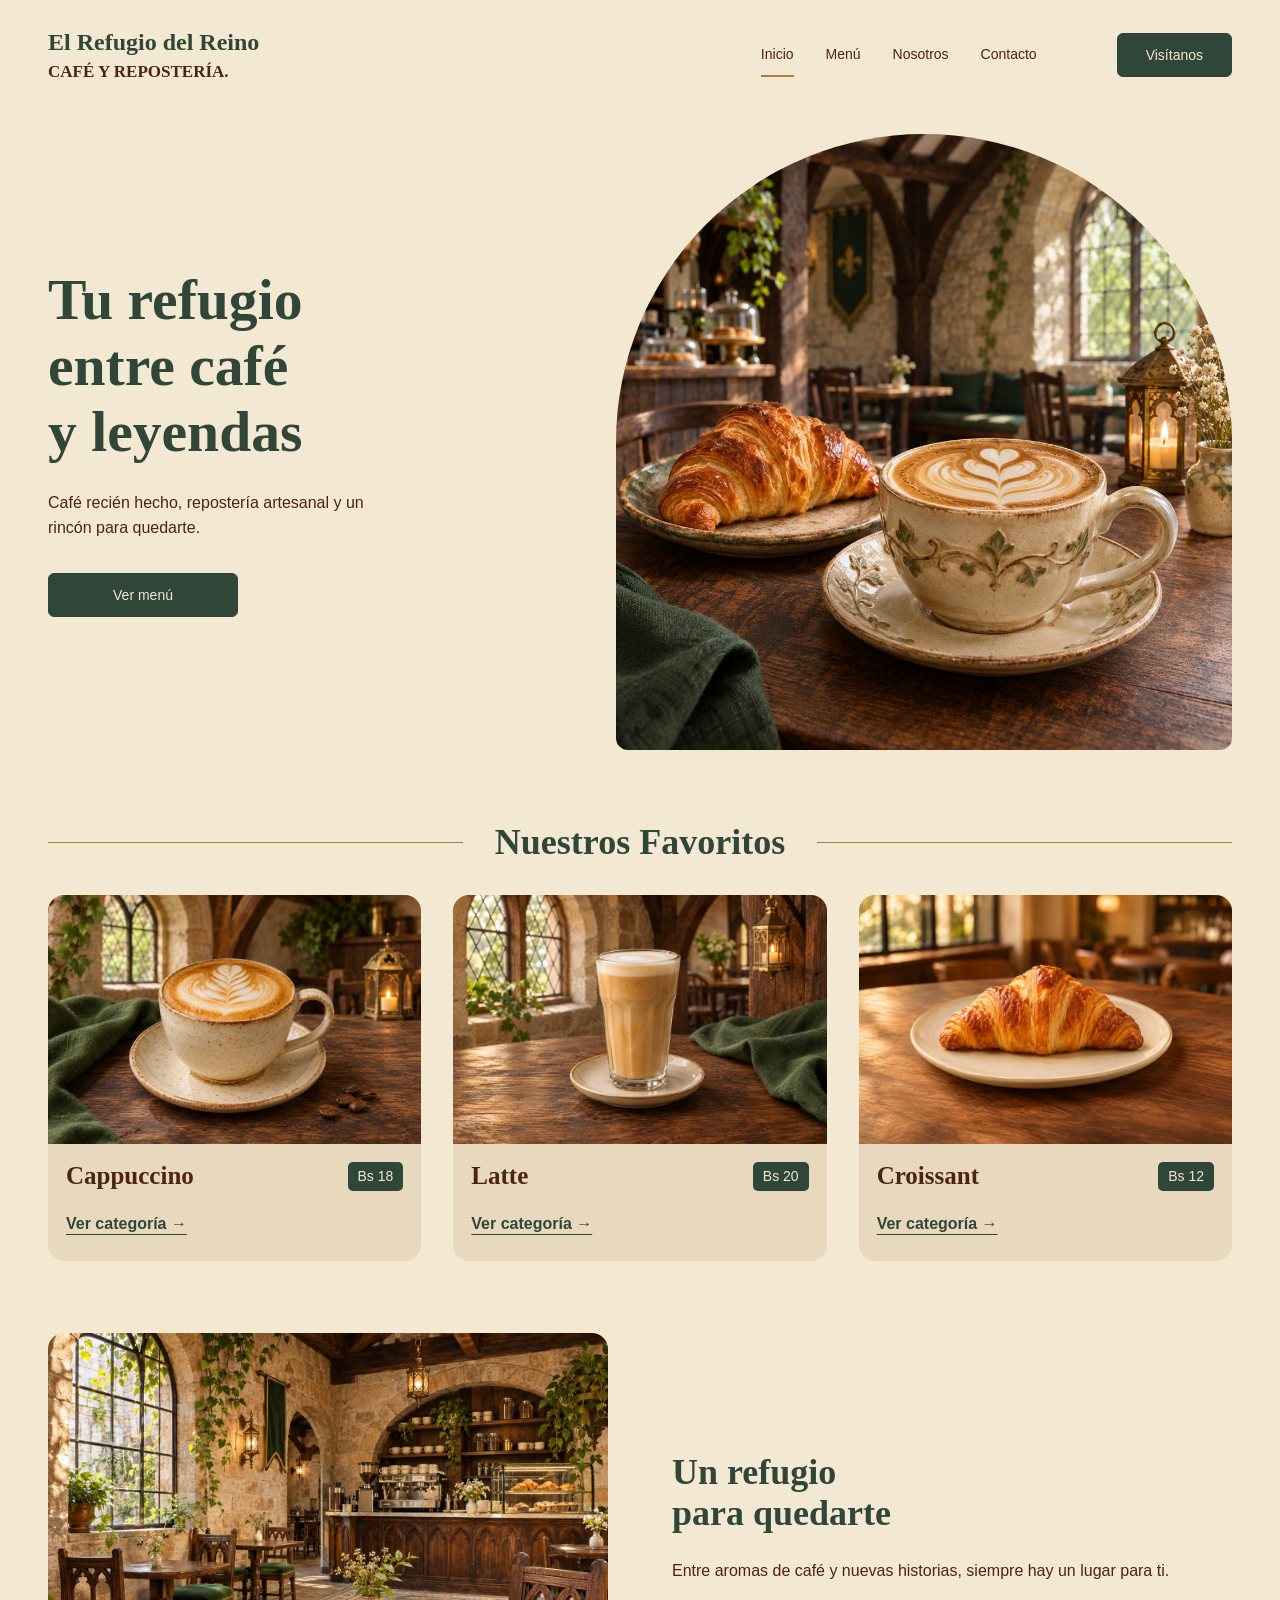
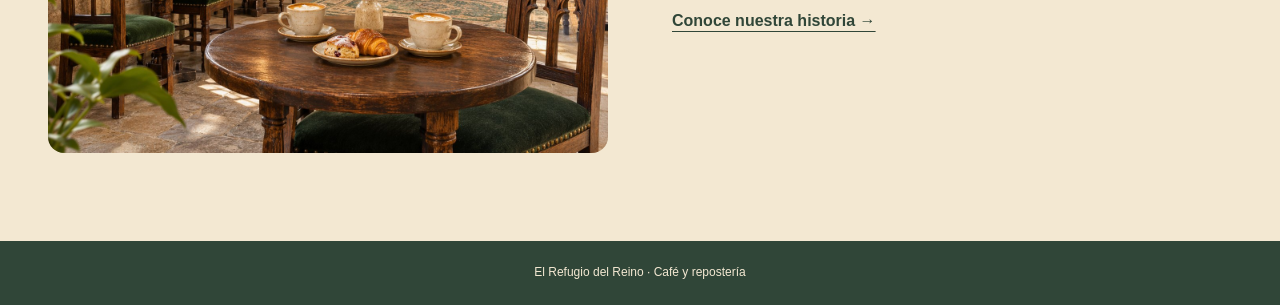
<file: index.html>
<!DOCTYPE html>
<html lang="es">
<head>
    <meta charset="UTF-8">
    <meta name="viewport" content="width=device-width, initial-scale=1.0">
    <meta name="description" content="El Refugio del Reino: café, repostería y un rincón para compartir historias.">
    <title>Inicio | El Refugio del Reino</title>
    <link rel="stylesheet" href="css/main.css">
    <script src="js/configuracion.js" defer></script>
    <script src="js/navegacion.js" defer></script>
</head>
<body>
    <a class="salto" href="#contenido">Saltar al contenido</a>
    <header class="header">
        <div class="contenedor header__contenido">
            <a class="logo" href="index.html" aria-label="El Refugio del Reino, inicio">
                <span class="logo__nombre">El Refugio del Reino</span>
                <span class="logo__descripcion">Café y repostería.</span>
            </a>
            <button class="header__control" type="button" aria-controls="navegacion" aria-expanded="false" hidden>
                <span aria-hidden="true">☰</span>
                <span>Menú</span>
            </button>
            <nav class="navegacion" id="navegacion" aria-label="Navegación principal">
                <a class="navegacion__enlace navegacion__enlace--activo" href="index.html" aria-current="page">Inicio</a>
                <a class="navegacion__enlace" href="menu.html">Menú</a>
                <a class="navegacion__enlace" href="nosotros.html">Nosotros</a>
                <a class="navegacion__enlace" href="contacto.html">Contacto</a>
                <a class="boton navegacion__visita" href="visitanos.html">Visítanos</a>
            </nav>
        </div>
    </header>
    <main class="main" id="contenido" tabindex="-1">
        <div class="contenedor">
            <section class="portada" aria-labelledby="titulo-inicio">
                <div class="portada__contenido">
                    <h1 class="portada__titulo" id="titulo-inicio">Tu refugio<br>entre café<br>y leyendas</h1>
                    <p class="portada__texto">Café recién hecho, repostería artesanal y un rincón para quedarte.</p>
                    <a class="boton portada__boton" href="menu.html">Ver menú</a>
                </div>
                <img class="portada__imagen" src="img/portada.jpg" alt="Cappuccino y croissant en una mesa de nuestra posada" width="1400" height="933" fetchpriority="high">
            </section>
            <section class="seccion" aria-labelledby="titulo-favoritos">
                <h2 class="seccion__adorno" id="titulo-favoritos">Nuestros Favoritos</h2>
                <div class="seccion__rejilla">
                <article class="tarjeta tarjeta--compacta" data-producto="cappuccino" data-nombre="Cappuccino" data-precio="18">
                    <img class="tarjeta__imagen" src="img/cappuccino.jpg" alt="Cappuccino servido en la cafetería" width="960" height="640" loading="lazy">
                    <div class="tarjeta__contenido">
                        <div class="tarjeta__cabecera">
                            <h3 class="tarjeta__titulo">Cappuccino</h3>
                            <span class="tarjeta__precio">Bs 18</span>
                        </div>
                        <a class="tarjeta__enlace" href="bebidas-calientes.html">Ver categoría →</a>
                    </div>
                </article>
                <article class="tarjeta tarjeta--compacta" data-producto="latte" data-nombre="Latte" data-precio="20">
                    <img class="tarjeta__imagen" src="img/latte.jpg" alt="Latte servido en la cafetería" width="960" height="640" loading="lazy">
                    <div class="tarjeta__contenido">
                        <div class="tarjeta__cabecera">
                            <h3 class="tarjeta__titulo">Latte</h3>
                            <span class="tarjeta__precio">Bs 20</span>
                        </div>
                        <a class="tarjeta__enlace" href="bebidas-calientes.html">Ver categoría →</a>
                    </div>
                </article>
                <article class="tarjeta tarjeta--compacta" data-producto="croissant" data-nombre="Croissant" data-precio="12">
                    <img class="tarjeta__imagen" src="img/croissant.jpg" alt="Croissant servido en la cafetería" width="960" height="640" loading="lazy">
                    <div class="tarjeta__contenido">
                        <div class="tarjeta__cabecera">
                            <h3 class="tarjeta__titulo">Croissant</h3>
                            <span class="tarjeta__precio">Bs 12</span>
                        </div>
                        <a class="tarjeta__enlace" href="dulces.html">Ver categoría →</a>
                    </div>
                </article>
                </div>
            </section>
            <section class="historia" aria-labelledby="titulo-refugio">
                <img class="historia__imagen" src="img/interior.jpg" alt="Mesas de madera y plantas en una cafetería de inspiración medieval" width="1400" height="933" loading="lazy">
                <div class="historia__contenido">
                    <h2 class="historia__titulo" id="titulo-refugio">Un refugio<br>para quedarte</h2>
                    <p class="historia__texto">Entre aromas de café y nuevas historias, siempre hay un lugar para ti.</p>
                    <a class="historia__enlace" href="nosotros.html">Conoce nuestra historia →</a>
                </div>
            </section>
        </div>
    </main>
    <footer class="footer">
        <div class="contenedor footer__contenido">
            <p class="footer__texto">El Refugio del Reino · Café y repostería</p>
        </div>
    </footer>
</body>
</html>
</file>
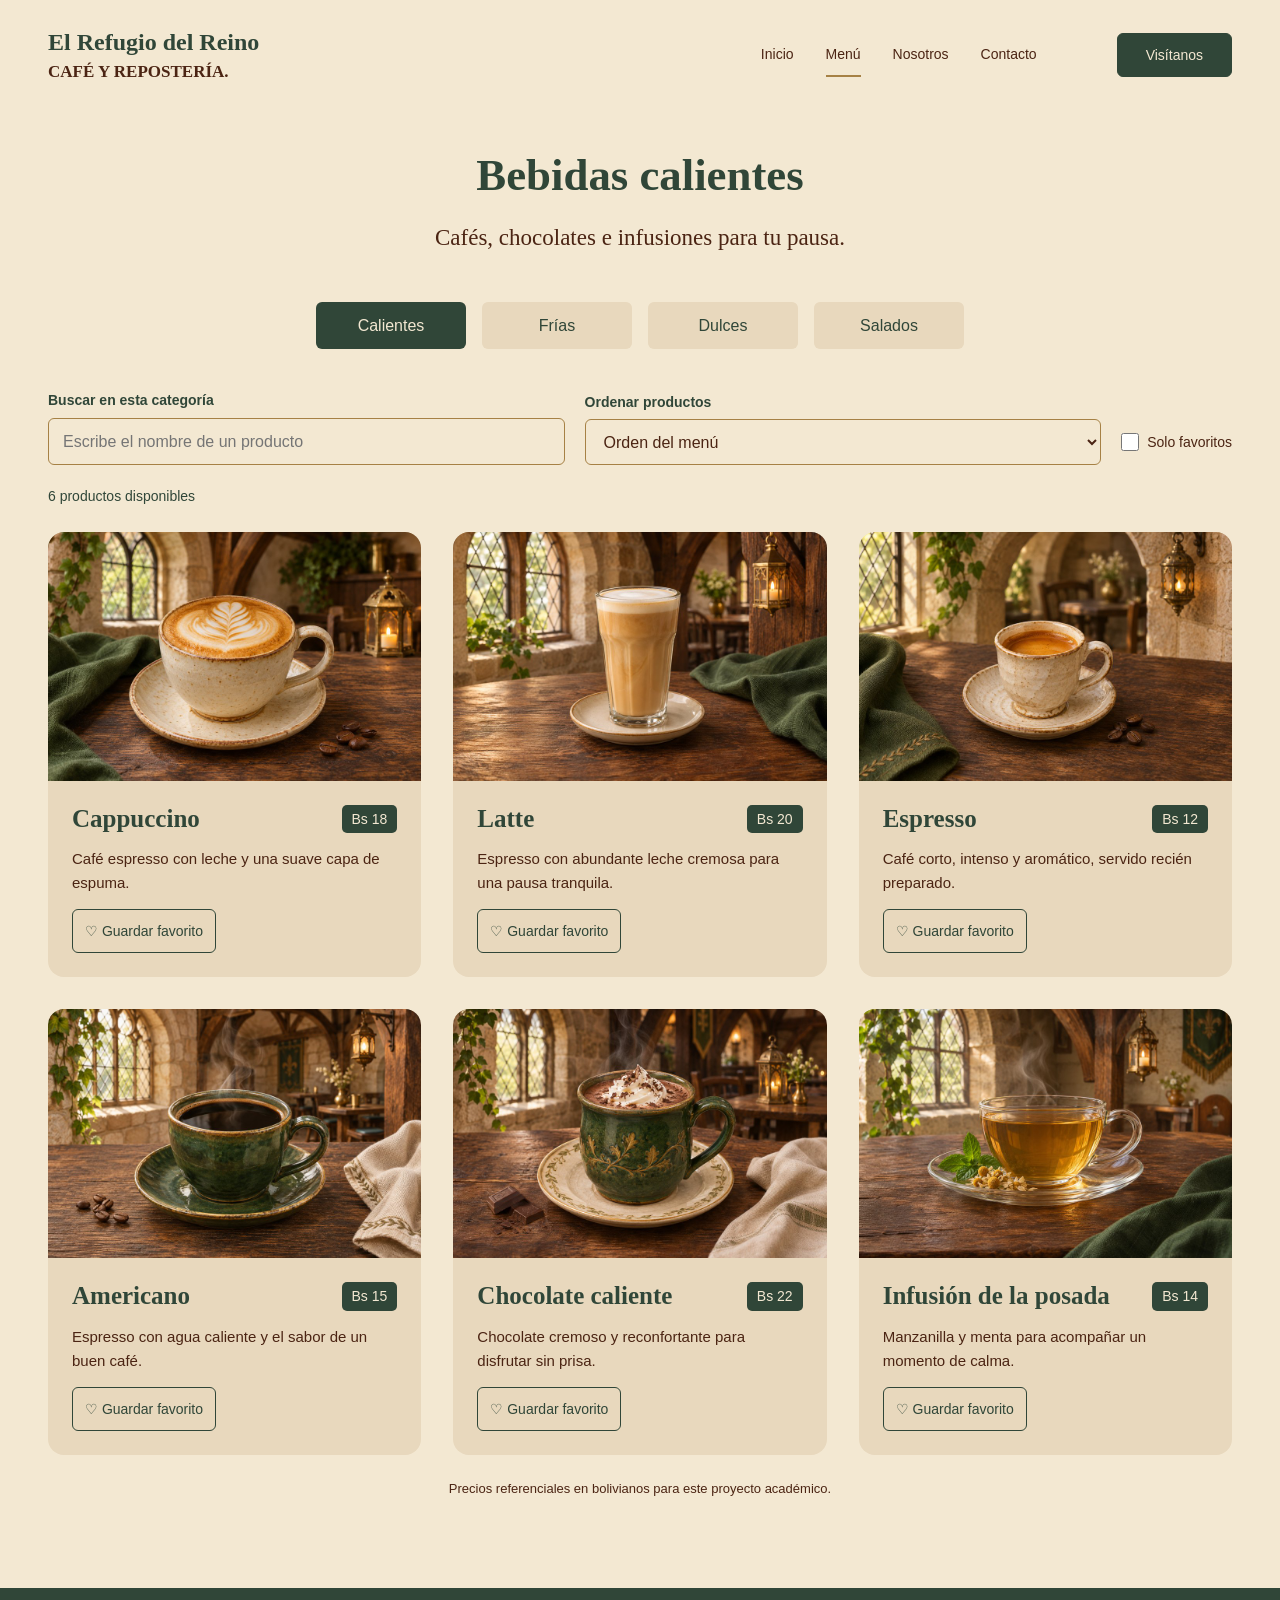
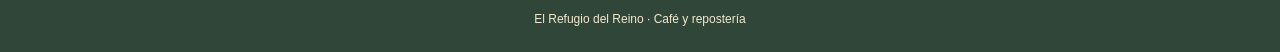
<file: bebidas-calientes.html>
<!DOCTYPE html>
<html lang="es">
<head>
    <meta charset="UTF-8">
    <meta name="viewport" content="width=device-width, initial-scale=1.0">
    <meta name="description" content="El Refugio del Reino: café, repostería y un rincón para compartir historias.">
    <title>Bebidas calientes | El Refugio del Reino</title>
    <link rel="stylesheet" href="css/main.css">
    <script src="js/configuracion.js" defer></script>
    <script src="js/navegacion.js" defer></script>
    <script src="js/catalogo.js" defer></script>
</head>
<body>
    <a class="salto" href="#contenido">Saltar al contenido</a>
    <header class="header">
        <div class="contenedor header__contenido">
            <a class="logo" href="index.html" aria-label="El Refugio del Reino, inicio">
                <span class="logo__nombre">El Refugio del Reino</span>
                <span class="logo__descripcion">Café y repostería.</span>
            </a>
            <button class="header__control" type="button" aria-controls="navegacion" aria-expanded="false" hidden>
                <span aria-hidden="true">☰</span>
                <span>Menú</span>
            </button>
            <nav class="navegacion" id="navegacion" aria-label="Navegación principal">
                <a class="navegacion__enlace" href="index.html">Inicio</a>
                <a class="navegacion__enlace navegacion__enlace--activo" href="menu.html" aria-current="page">Menú</a>
                <a class="navegacion__enlace" href="nosotros.html">Nosotros</a>
                <a class="navegacion__enlace" href="contacto.html">Contacto</a>
                <a class="boton navegacion__visita" href="visitanos.html">Visítanos</a>
            </nav>
        </div>
    </header>
    <main class="main" id="contenido" tabindex="-1">
        <div class="contenedor seccion catalogo">
        <div class="seccion__cabecera">
            <h1 class="seccion__titulo">Bebidas calientes</h1>
            <p class="seccion__subtitulo">Cafés, chocolates e infusiones para tu pausa.</p>
        </div>
            <nav class="catalogo__categorias" aria-label="Categorías del menú">
                <a class="catalogo__categoria catalogo__categoria--activa" href="bebidas-calientes.html" aria-current="page">Calientes</a>
                <a class="catalogo__categoria" href="bebidas-frias.html">Frías</a>
                <a class="catalogo__categoria" href="dulces.html">Dulces</a>
                <a class="catalogo__categoria" href="salados.html">Salados</a>
            </nav>
            <section class="catalogo" aria-label="Lista de productos">
                <div class="catalogo__herramientas" hidden>
                    <div class="catalogo__campo">
                        <label class="catalogo__etiqueta" for="buscar">Buscar en esta categoría</label>
                        <input class="catalogo__entrada" id="buscar" type="search" placeholder="Escribe el nombre de un producto" maxlength="80">
                    </div>
                    <div class="catalogo__campo">
                        <label class="catalogo__etiqueta" for="ordenar">Ordenar productos</label>
                        <select class="catalogo__entrada" id="ordenar">
                            <option value="original">Orden del menú</option>
                            <option value="menor">Menor precio</option>
                            <option value="mayor">Mayor precio</option>
                            <option value="nombre">Nombre: A–Z</option>
                        </select>
                    </div>
                    <label class="catalogo__seleccion">
                        <input class="catalogo__casilla" id="solo-favoritos" type="checkbox">
                        Solo favoritos
                    </label>
                </div>
                <p class="catalogo__estado" id="estado-catalogo" role="status"></p>
                <div class="seccion__rejilla" id="lista-productos">
                <article class="tarjeta" data-producto="cappuccino" data-nombre="Cappuccino" data-precio="18">
                    <img class="tarjeta__imagen" src="img/cappuccino.jpg" alt="Cappuccino servido en la cafetería" width="960" height="640" loading="lazy">
                    <div class="tarjeta__contenido">
                        <div class="tarjeta__cabecera">
                            <h2 class="tarjeta__titulo">Cappuccino</h2>
                            <span class="tarjeta__precio">Bs 18</span>
                        </div>
                        <p class="tarjeta__descripcion">Café espresso con leche y una suave capa de espuma.</p>
                        <button class="tarjeta__favorito" type="button" aria-pressed="false" aria-label="Guardar Cappuccino en favoritos" hidden>♡ Guardar favorito</button>
                    </div>
                </article>
                <article class="tarjeta" data-producto="latte" data-nombre="Latte" data-precio="20">
                    <img class="tarjeta__imagen" src="img/latte.jpg" alt="Latte servido en la cafetería" width="960" height="640" loading="lazy">
                    <div class="tarjeta__contenido">
                        <div class="tarjeta__cabecera">
                            <h2 class="tarjeta__titulo">Latte</h2>
                            <span class="tarjeta__precio">Bs 20</span>
                        </div>
                        <p class="tarjeta__descripcion">Espresso con abundante leche cremosa para una pausa tranquila.</p>
                        <button class="tarjeta__favorito" type="button" aria-pressed="false" aria-label="Guardar Latte en favoritos" hidden>♡ Guardar favorito</button>
                    </div>
                </article>
                <article class="tarjeta" data-producto="espresso" data-nombre="Espresso" data-precio="12">
                    <img class="tarjeta__imagen" src="img/espresso.jpg" alt="Espresso servido en la cafetería" width="960" height="640" loading="lazy">
                    <div class="tarjeta__contenido">
                        <div class="tarjeta__cabecera">
                            <h2 class="tarjeta__titulo">Espresso</h2>
                            <span class="tarjeta__precio">Bs 12</span>
                        </div>
                        <p class="tarjeta__descripcion">Café corto, intenso y aromático, servido recién preparado.</p>
                        <button class="tarjeta__favorito" type="button" aria-pressed="false" aria-label="Guardar Espresso en favoritos" hidden>♡ Guardar favorito</button>
                    </div>
                </article>
                <article class="tarjeta" data-producto="americano" data-nombre="Americano" data-precio="15">
                    <img class="tarjeta__imagen" src="img/americano.jpg" alt="Americano servido en la cafetería" width="960" height="640" loading="lazy">
                    <div class="tarjeta__contenido">
                        <div class="tarjeta__cabecera">
                            <h2 class="tarjeta__titulo">Americano</h2>
                            <span class="tarjeta__precio">Bs 15</span>
                        </div>
                        <p class="tarjeta__descripcion">Espresso con agua caliente y el sabor de un buen café.</p>
                        <button class="tarjeta__favorito" type="button" aria-pressed="false" aria-label="Guardar Americano en favoritos" hidden>♡ Guardar favorito</button>
                    </div>
                </article>
                <article class="tarjeta" data-producto="chocolate" data-nombre="Chocolate caliente" data-precio="22">
                    <img class="tarjeta__imagen" src="img/chocolate.jpg" alt="Chocolate caliente servido en la cafetería" width="960" height="640" loading="lazy">
                    <div class="tarjeta__contenido">
                        <div class="tarjeta__cabecera">
                            <h2 class="tarjeta__titulo">Chocolate caliente</h2>
                            <span class="tarjeta__precio">Bs 22</span>
                        </div>
                        <p class="tarjeta__descripcion">Chocolate cremoso y reconfortante para disfrutar sin prisa.</p>
                        <button class="tarjeta__favorito" type="button" aria-pressed="false" aria-label="Guardar Chocolate caliente en favoritos" hidden>♡ Guardar favorito</button>
                    </div>
                </article>
                <article class="tarjeta" data-producto="infusion" data-nombre="Infusión de la posada" data-precio="14">
                    <img class="tarjeta__imagen" src="img/infusion.jpg" alt="Infusión de la posada servido en la cafetería" width="960" height="640" loading="lazy">
                    <div class="tarjeta__contenido">
                        <div class="tarjeta__cabecera">
                            <h2 class="tarjeta__titulo">Infusión de la posada</h2>
                            <span class="tarjeta__precio">Bs 14</span>
                        </div>
                        <p class="tarjeta__descripcion">Manzanilla y menta para acompañar un momento de calma.</p>
                        <button class="tarjeta__favorito" type="button" aria-pressed="false" aria-label="Guardar Infusión de la posada en favoritos" hidden>♡ Guardar favorito</button>
                    </div>
                </article>
                </div>
                <p class="catalogo__vacio" id="sin-resultados" hidden>No encontramos productos. Prueba otro nombre o desmarca «Solo favoritos».</p>
                <p class="catalogo__estado" id="estado-favoritos" role="status"></p>
                <noscript>Activa JavaScript para buscar, ordenar y guardar favoritos. Puedes consultar todos los productos aquí.</noscript>
            </section>
            <p class="seccion__nota">Precios referenciales en bolivianos para este proyecto académico.</p>
        </div>
    </main>
    <footer class="footer">
        <div class="contenedor footer__contenido">
            <p class="footer__texto">El Refugio del Reino · Café y repostería</p>
        </div>
    </footer>
</body>
</html>
</file>
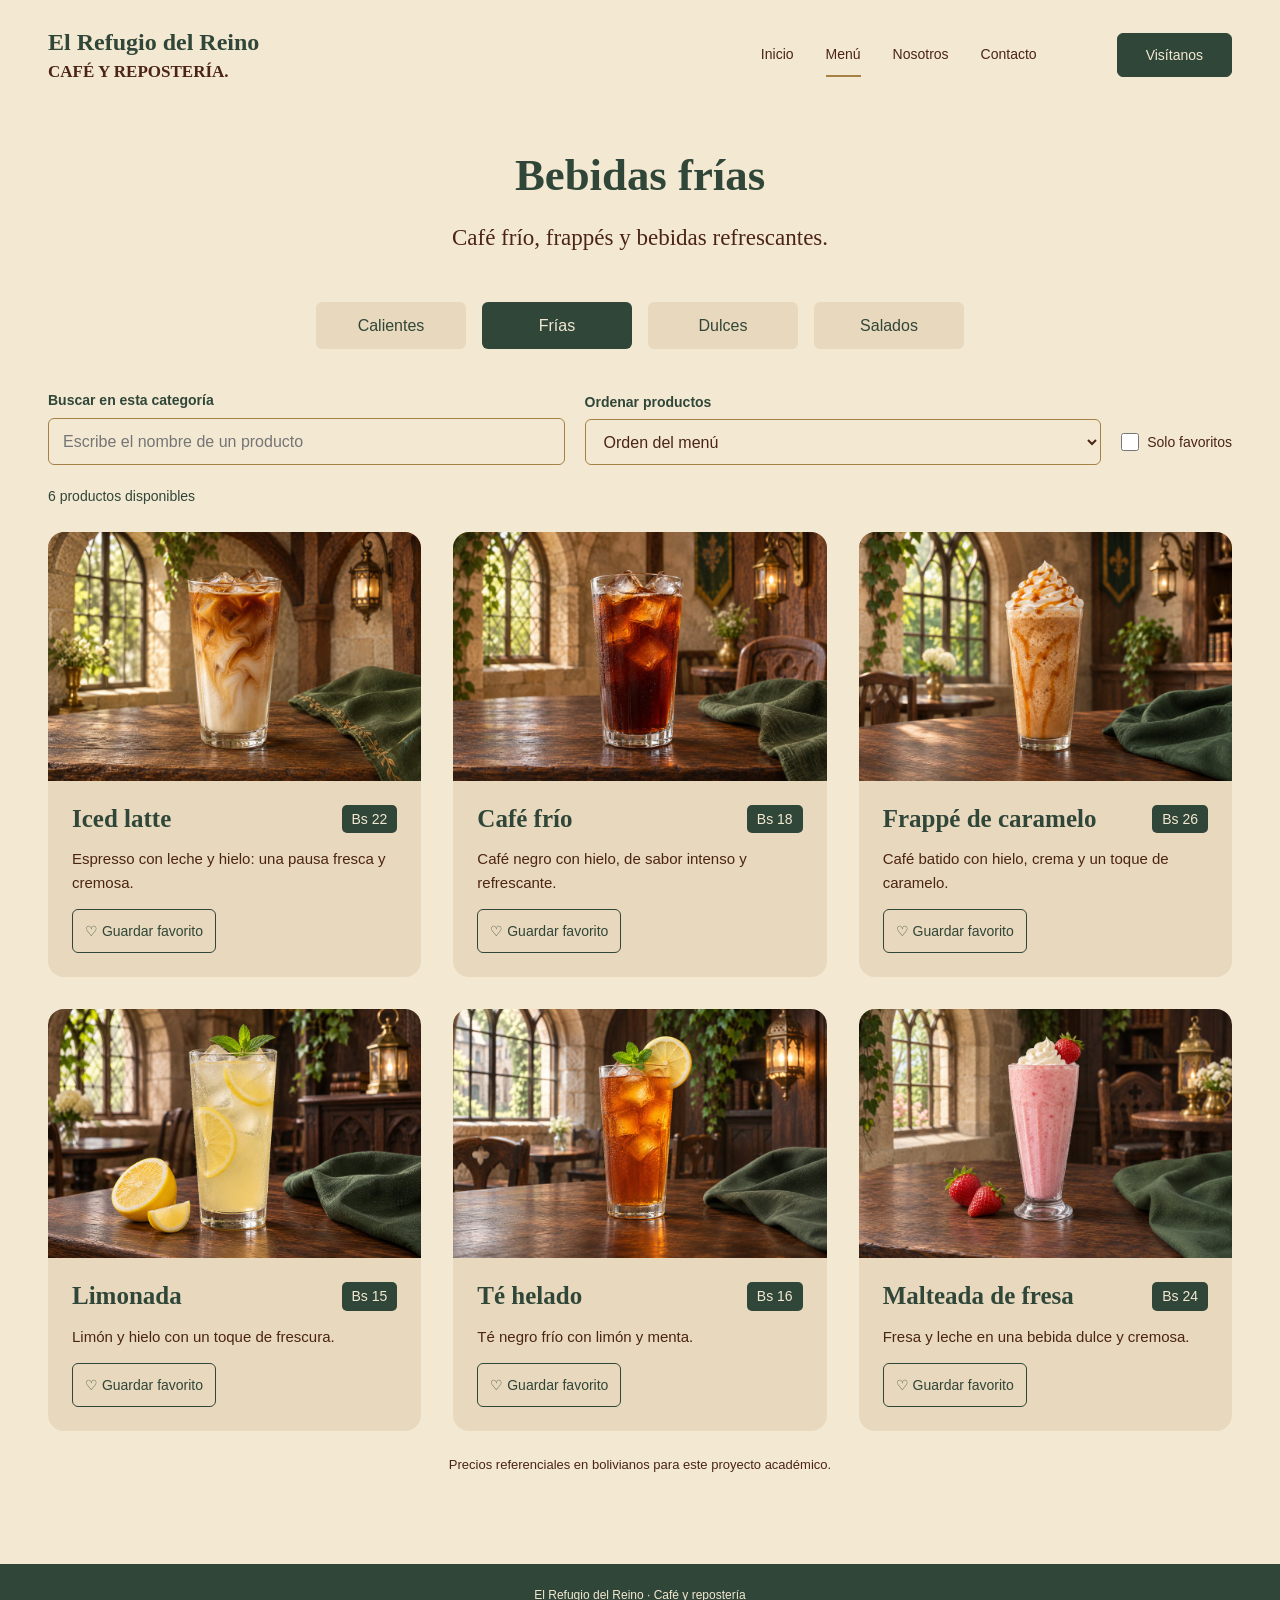
<file: bebidas-frias.html>
<!DOCTYPE html>
<html lang="es">
<head>
    <meta charset="UTF-8">
    <meta name="viewport" content="width=device-width, initial-scale=1.0">
    <meta name="description" content="El Refugio del Reino: café, repostería y un rincón para compartir historias.">
    <title>Bebidas frías | El Refugio del Reino</title>
    <link rel="stylesheet" href="css/main.css">
    <script src="js/configuracion.js" defer></script>
    <script src="js/navegacion.js" defer></script>
    <script src="js/catalogo.js" defer></script>
</head>
<body>
    <a class="salto" href="#contenido">Saltar al contenido</a>
    <header class="header">
        <div class="contenedor header__contenido">
            <a class="logo" href="index.html" aria-label="El Refugio del Reino, inicio">
                <span class="logo__nombre">El Refugio del Reino</span>
                <span class="logo__descripcion">Café y repostería.</span>
            </a>
            <button class="header__control" type="button" aria-controls="navegacion" aria-expanded="false" hidden>
                <span aria-hidden="true">☰</span>
                <span>Menú</span>
            </button>
            <nav class="navegacion" id="navegacion" aria-label="Navegación principal">
                <a class="navegacion__enlace" href="index.html">Inicio</a>
                <a class="navegacion__enlace navegacion__enlace--activo" href="menu.html" aria-current="page">Menú</a>
                <a class="navegacion__enlace" href="nosotros.html">Nosotros</a>
                <a class="navegacion__enlace" href="contacto.html">Contacto</a>
                <a class="boton navegacion__visita" href="visitanos.html">Visítanos</a>
            </nav>
        </div>
    </header>
    <main class="main" id="contenido" tabindex="-1">
        <div class="contenedor seccion catalogo">
        <div class="seccion__cabecera">
            <h1 class="seccion__titulo">Bebidas frías</h1>
            <p class="seccion__subtitulo">Café frío, frappés y bebidas refrescantes.</p>
        </div>
            <nav class="catalogo__categorias" aria-label="Categorías del menú">
                <a class="catalogo__categoria" href="bebidas-calientes.html">Calientes</a>
                <a class="catalogo__categoria catalogo__categoria--activa" href="bebidas-frias.html" aria-current="page">Frías</a>
                <a class="catalogo__categoria" href="dulces.html">Dulces</a>
                <a class="catalogo__categoria" href="salados.html">Salados</a>
            </nav>
            <section class="catalogo" aria-label="Lista de productos">
                <div class="catalogo__herramientas" hidden>
                    <div class="catalogo__campo">
                        <label class="catalogo__etiqueta" for="buscar">Buscar en esta categoría</label>
                        <input class="catalogo__entrada" id="buscar" type="search" placeholder="Escribe el nombre de un producto" maxlength="80">
                    </div>
                    <div class="catalogo__campo">
                        <label class="catalogo__etiqueta" for="ordenar">Ordenar productos</label>
                        <select class="catalogo__entrada" id="ordenar">
                            <option value="original">Orden del menú</option>
                            <option value="menor">Menor precio</option>
                            <option value="mayor">Mayor precio</option>
                            <option value="nombre">Nombre: A–Z</option>
                        </select>
                    </div>
                    <label class="catalogo__seleccion">
                        <input class="catalogo__casilla" id="solo-favoritos" type="checkbox">
                        Solo favoritos
                    </label>
                </div>
                <p class="catalogo__estado" id="estado-catalogo" role="status"></p>
                <div class="seccion__rejilla" id="lista-productos">
                <article class="tarjeta" data-producto="iced-latte" data-nombre="Iced latte" data-precio="22">
                    <img class="tarjeta__imagen" src="img/iced-latte.jpg" alt="Iced latte servido en la cafetería" width="960" height="640" loading="lazy">
                    <div class="tarjeta__contenido">
                        <div class="tarjeta__cabecera">
                            <h2 class="tarjeta__titulo">Iced latte</h2>
                            <span class="tarjeta__precio">Bs 22</span>
                        </div>
                        <p class="tarjeta__descripcion">Espresso con leche y hielo: una pausa fresca y cremosa.</p>
                        <button class="tarjeta__favorito" type="button" aria-pressed="false" aria-label="Guardar Iced latte en favoritos" hidden>♡ Guardar favorito</button>
                    </div>
                </article>
                <article class="tarjeta" data-producto="cafe-frio" data-nombre="Café frío" data-precio="18">
                    <img class="tarjeta__imagen" src="img/cafe-frio.jpg" alt="Café frío servido en la cafetería" width="960" height="640" loading="lazy">
                    <div class="tarjeta__contenido">
                        <div class="tarjeta__cabecera">
                            <h2 class="tarjeta__titulo">Café frío</h2>
                            <span class="tarjeta__precio">Bs 18</span>
                        </div>
                        <p class="tarjeta__descripcion">Café negro con hielo, de sabor intenso y refrescante.</p>
                        <button class="tarjeta__favorito" type="button" aria-pressed="false" aria-label="Guardar Café frío en favoritos" hidden>♡ Guardar favorito</button>
                    </div>
                </article>
                <article class="tarjeta" data-producto="frappe" data-nombre="Frappé de caramelo" data-precio="26">
                    <img class="tarjeta__imagen" src="img/frappe.jpg" alt="Frappé de caramelo servido en la cafetería" width="960" height="640" loading="lazy">
                    <div class="tarjeta__contenido">
                        <div class="tarjeta__cabecera">
                            <h2 class="tarjeta__titulo">Frappé de caramelo</h2>
                            <span class="tarjeta__precio">Bs 26</span>
                        </div>
                        <p class="tarjeta__descripcion">Café batido con hielo, crema y un toque de caramelo.</p>
                        <button class="tarjeta__favorito" type="button" aria-pressed="false" aria-label="Guardar Frappé de caramelo en favoritos" hidden>♡ Guardar favorito</button>
                    </div>
                </article>
                <article class="tarjeta" data-producto="limonada" data-nombre="Limonada" data-precio="15">
                    <img class="tarjeta__imagen" src="img/limonada.jpg" alt="Limonada servido en la cafetería" width="960" height="640" loading="lazy">
                    <div class="tarjeta__contenido">
                        <div class="tarjeta__cabecera">
                            <h2 class="tarjeta__titulo">Limonada</h2>
                            <span class="tarjeta__precio">Bs 15</span>
                        </div>
                        <p class="tarjeta__descripcion">Limón y hielo con un toque de frescura.</p>
                        <button class="tarjeta__favorito" type="button" aria-pressed="false" aria-label="Guardar Limonada en favoritos" hidden>♡ Guardar favorito</button>
                    </div>
                </article>
                <article class="tarjeta" data-producto="te-helado" data-nombre="Té helado" data-precio="16">
                    <img class="tarjeta__imagen" src="img/te-helado.jpg" alt="Té helado servido en la cafetería" width="960" height="640" loading="lazy">
                    <div class="tarjeta__contenido">
                        <div class="tarjeta__cabecera">
                            <h2 class="tarjeta__titulo">Té helado</h2>
                            <span class="tarjeta__precio">Bs 16</span>
                        </div>
                        <p class="tarjeta__descripcion">Té negro frío con limón y menta.</p>
                        <button class="tarjeta__favorito" type="button" aria-pressed="false" aria-label="Guardar Té helado en favoritos" hidden>♡ Guardar favorito</button>
                    </div>
                </article>
                <article class="tarjeta" data-producto="malteada" data-nombre="Malteada de fresa" data-precio="24">
                    <img class="tarjeta__imagen" src="img/malteada.jpg" alt="Malteada de fresa servido en la cafetería" width="960" height="640" loading="lazy">
                    <div class="tarjeta__contenido">
                        <div class="tarjeta__cabecera">
                            <h2 class="tarjeta__titulo">Malteada de fresa</h2>
                            <span class="tarjeta__precio">Bs 24</span>
                        </div>
                        <p class="tarjeta__descripcion">Fresa y leche en una bebida dulce y cremosa.</p>
                        <button class="tarjeta__favorito" type="button" aria-pressed="false" aria-label="Guardar Malteada de fresa en favoritos" hidden>♡ Guardar favorito</button>
                    </div>
                </article>
                </div>
                <p class="catalogo__vacio" id="sin-resultados" hidden>No encontramos productos. Prueba otro nombre o desmarca «Solo favoritos».</p>
                <p class="catalogo__estado" id="estado-favoritos" role="status"></p>
                <noscript>Activa JavaScript para buscar, ordenar y guardar favoritos. Puedes consultar todos los productos aquí.</noscript>
            </section>
            <p class="seccion__nota">Precios referenciales en bolivianos para este proyecto académico.</p>
        </div>
    </main>
    <footer class="footer">
        <div class="contenedor footer__contenido">
            <p class="footer__texto">El Refugio del Reino · Café y repostería</p>
        </div>
    </footer>
</body>
</html>
</file>
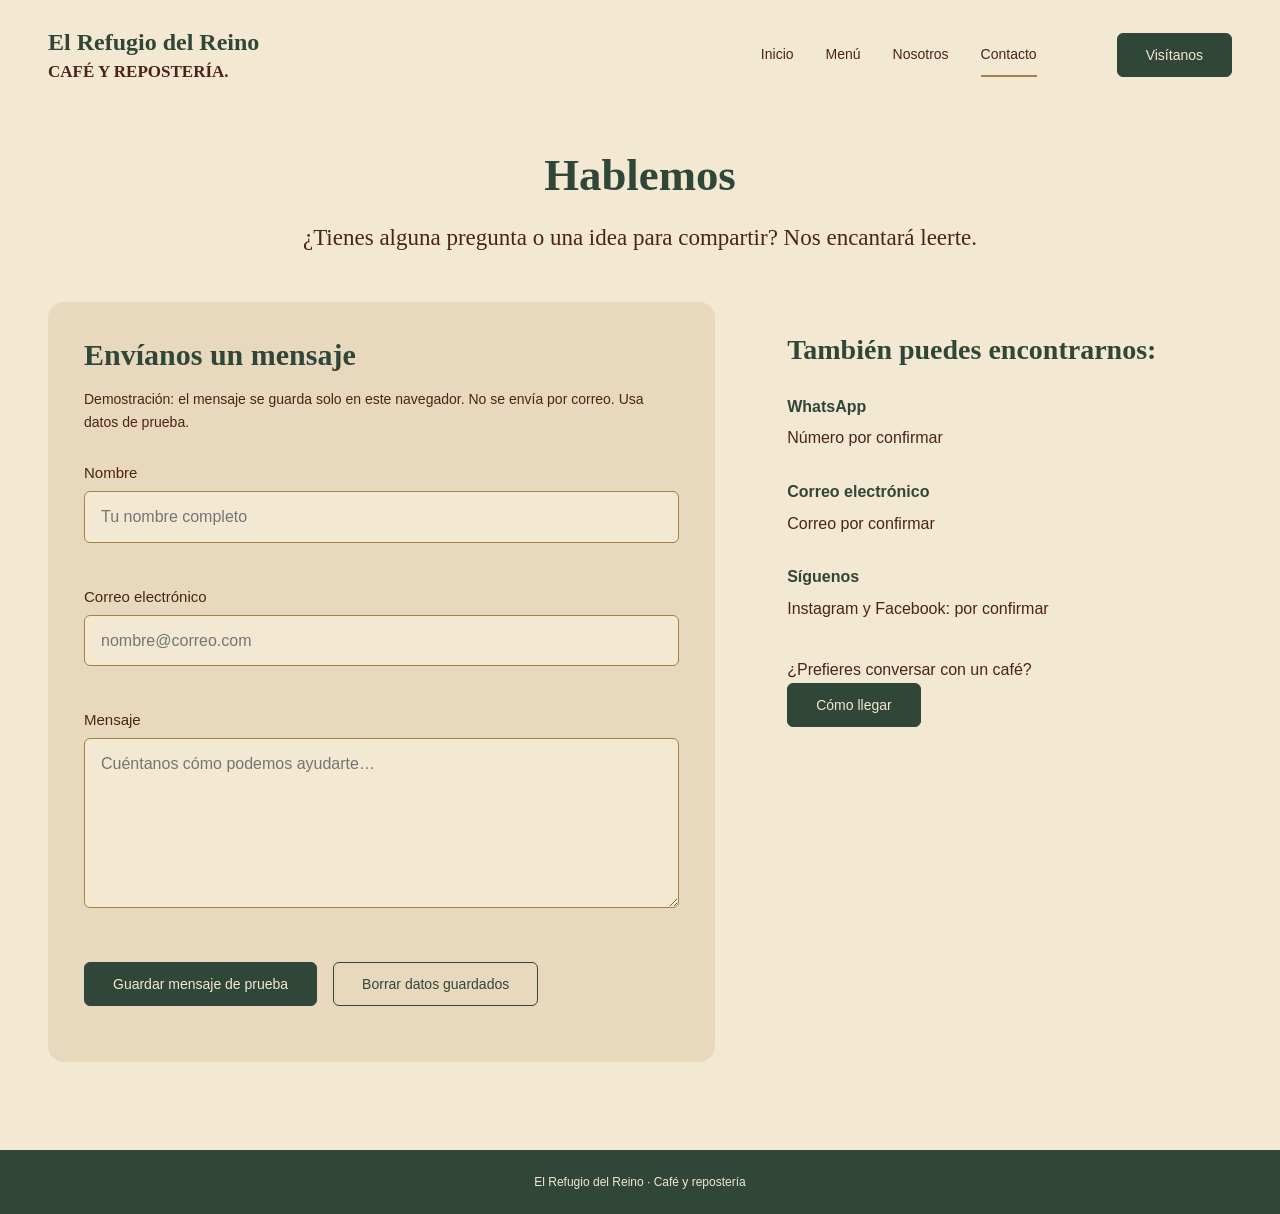
<file: contacto.html>
<!DOCTYPE html>
<html lang="es">
<head>
    <meta charset="UTF-8">
    <meta name="viewport" content="width=device-width, initial-scale=1.0">
    <meta name="description" content="El Refugio del Reino: café, repostería y un rincón para compartir historias.">
    <title>Contacto | El Refugio del Reino</title>
    <link rel="stylesheet" href="css/main.css">
    <script src="js/configuracion.js" defer></script>
    <script src="js/navegacion.js" defer></script>
    <script src="js/contacto.js" defer></script>
    <script src="js/ubicacion.js" defer></script>
</head>
<body>
    <a class="salto" href="#contenido">Saltar al contenido</a>
    <header class="header">
        <div class="contenedor header__contenido">
            <a class="logo" href="index.html" aria-label="El Refugio del Reino, inicio">
                <span class="logo__nombre">El Refugio del Reino</span>
                <span class="logo__descripcion">Café y repostería.</span>
            </a>
            <button class="header__control" type="button" aria-controls="navegacion" aria-expanded="false" hidden>
                <span aria-hidden="true">☰</span>
                <span>Menú</span>
            </button>
            <nav class="navegacion" id="navegacion" aria-label="Navegación principal">
                <a class="navegacion__enlace" href="index.html">Inicio</a>
                <a class="navegacion__enlace" href="menu.html">Menú</a>
                <a class="navegacion__enlace" href="nosotros.html">Nosotros</a>
                <a class="navegacion__enlace navegacion__enlace--activo" href="contacto.html" aria-current="page">Contacto</a>
                <a class="boton navegacion__visita" href="visitanos.html">Visítanos</a>
            </nav>
        </div>
    </header>
    <main class="main" id="contenido" tabindex="-1">
        <div class="contenedor seccion">
        <div class="seccion__cabecera">
            <h1 class="seccion__titulo">Hablemos</h1>
            <p class="seccion__subtitulo">¿Tienes alguna pregunta o una idea para compartir? Nos encantará leerte.</p>
        </div>
            <div class="contacto">
                <form class="formulario" id="formulario-contacto" aria-describedby="nota-formulario">
                    <h2 class="formulario__titulo">Envíanos un mensaje</h2>
                    <p class="formulario__nota" id="nota-formulario">Demostración: el mensaje se guarda solo en este navegador. No se envía por correo. Usa datos de prueba.</p>
                    <div class="formulario__campo">
                        <label class="formulario__etiqueta" for="nombre">Nombre</label>
                        <input class="formulario__entrada" id="nombre" name="nombre" type="text" placeholder="Tu nombre completo" autocomplete="name" required minlength="2" maxlength="80" aria-describedby="error-nombre">
                        <p class="formulario__error" id="error-nombre"></p>
                    </div>
                    <div class="formulario__campo">
                        <label class="formulario__etiqueta" for="correo">Correo electrónico</label>
                        <input class="formulario__entrada" id="correo" name="correo" type="email" placeholder="nombre@correo.com" autocomplete="email" required maxlength="120" aria-describedby="error-correo">
                        <p class="formulario__error" id="error-correo"></p>
                    </div>
                    <div class="formulario__campo">
                        <label class="formulario__etiqueta" for="mensaje">Mensaje</label>
                        <textarea class="formulario__entrada formulario__entrada--mensaje" id="mensaje" name="mensaje" placeholder="Cuéntanos cómo podemos ayudarte…" required minlength="10" maxlength="1000" aria-describedby="error-mensaje"></textarea>
                        <p class="formulario__error" id="error-mensaje"></p>
                    </div>
                    <div class="formulario__acciones">
                        <button class="boton" id="guardar-mensaje" type="submit" hidden>Guardar mensaje de prueba</button>
                        <button class="boton boton--secundario" id="borrar-mensaje" type="button" hidden>Borrar datos guardados</button>
                    </div>
                    <p class="formulario__estado" id="estado-formulario" role="status"></p>
                    <noscript>Activa JavaScript para validar y guardar un mensaje de prueba.</noscript>
                </form>
                <aside class="contacto__datos" aria-labelledby="titulo-contactos">
                    <h2 class="contacto__titulo" id="titulo-contactos">También puedes encontrarnos:</h2>
                    <p class="contacto__etiqueta">WhatsApp</p>
                    <p class="contacto__valor" id="telefono-pendiente">Número por confirmar</p>
                    <a class="contacto__enlace" id="enlace-whatsapp" target="_blank" rel="noopener noreferrer" hidden></a>
                    <p class="contacto__etiqueta">Correo electrónico</p>
                    <p class="contacto__valor" id="correo-pendiente">Correo por confirmar</p>
                    <a class="contacto__enlace" id="enlace-correo" hidden></a>
                    <p class="contacto__etiqueta">Síguenos</p>
                    <p class="contacto__valor" id="redes-pendientes">Instagram y Facebook: por confirmar</p>
                    <a class="contacto__enlace" id="enlace-instagram" target="_blank" rel="noopener noreferrer" hidden>Instagram</a>
                    <a class="contacto__enlace" id="enlace-facebook" target="_blank" rel="noopener noreferrer" hidden>Facebook</a>
                    <div class="contacto__boton">
                        <p>¿Prefieres conversar con un café?</p>
                        <a class="boton" href="visitanos.html">Cómo llegar</a>
                    </div>
                </aside>
            </div>
        </div>
    </main>
    <footer class="footer">
        <div class="contenedor footer__contenido">
            <p class="footer__texto">El Refugio del Reino · Café y repostería</p>
        </div>
    </footer>
</body>
</html>
</file>
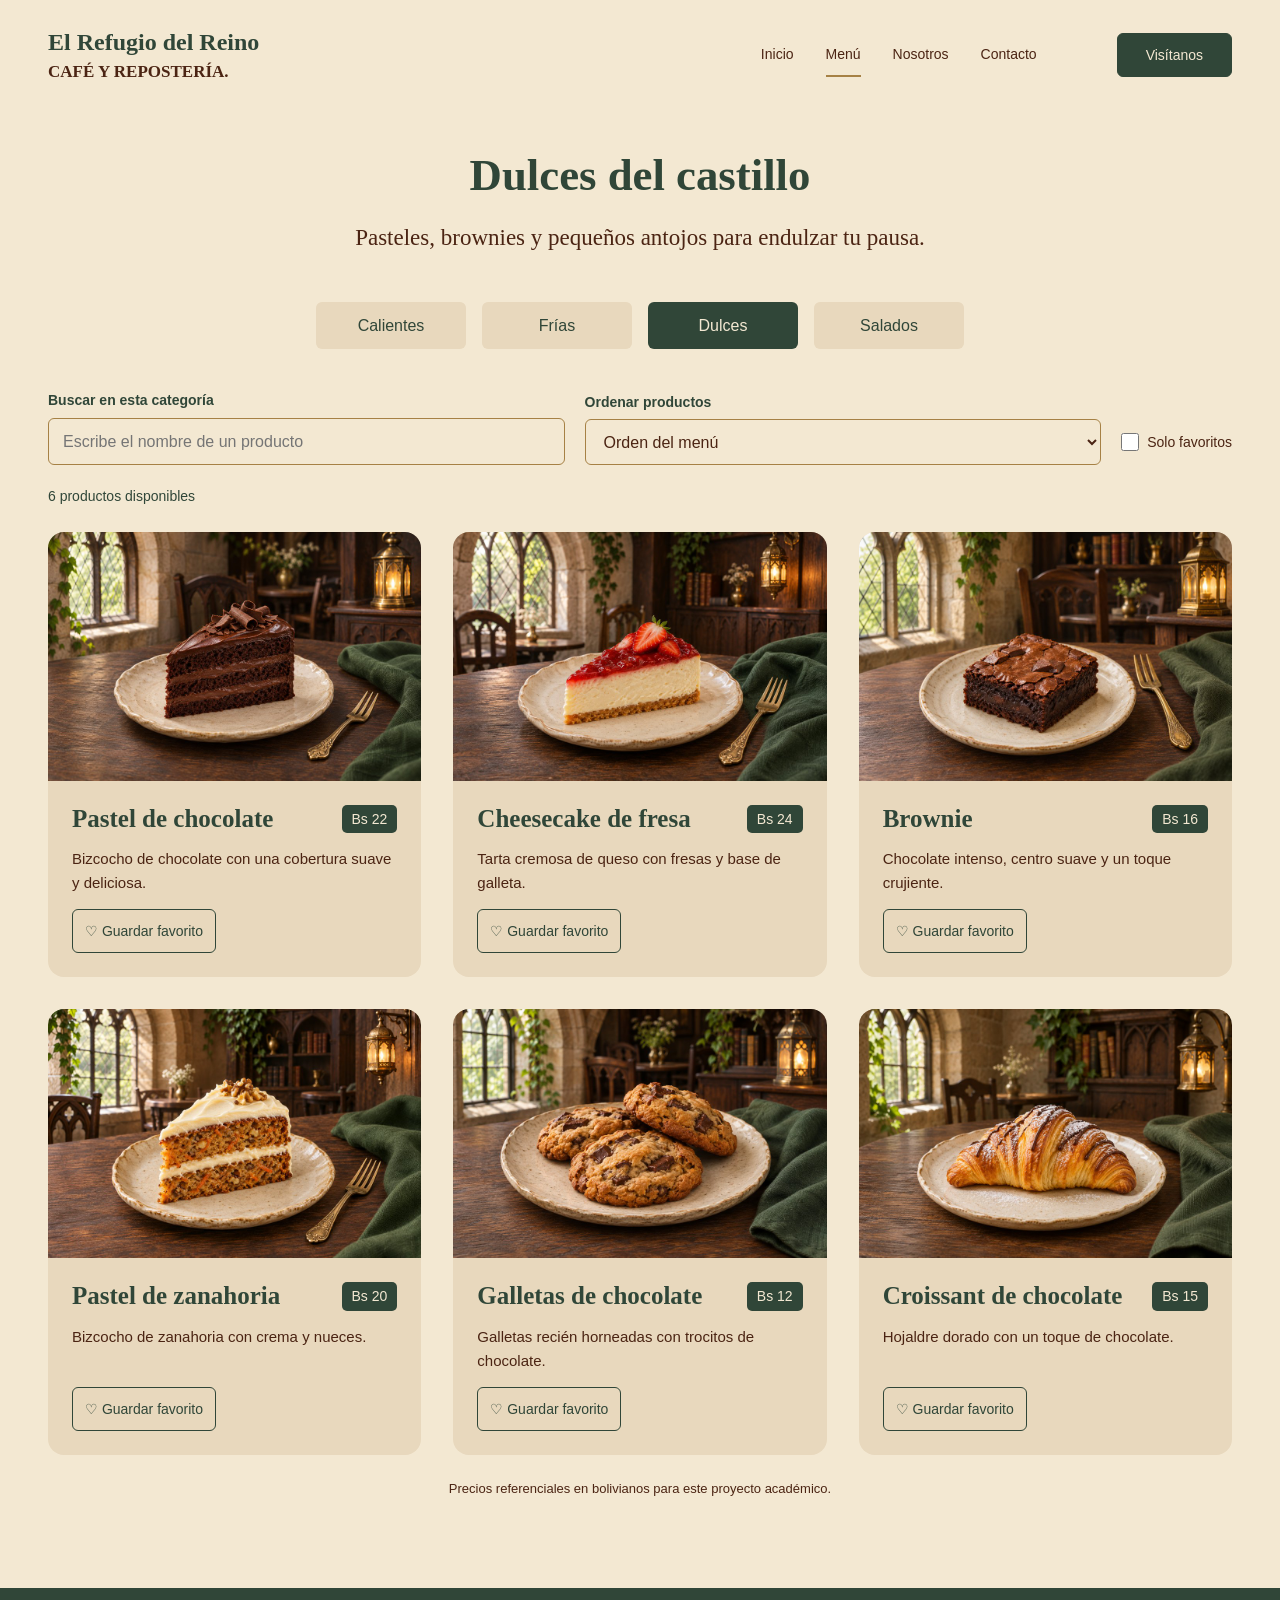
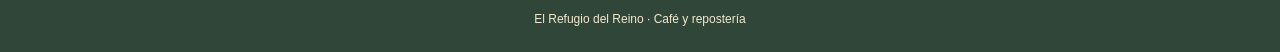
<file: dulces.html>
<!DOCTYPE html>
<html lang="es">
<head>
    <meta charset="UTF-8">
    <meta name="viewport" content="width=device-width, initial-scale=1.0">
    <meta name="description" content="El Refugio del Reino: café, repostería y un rincón para compartir historias.">
    <title>Dulces del castillo | El Refugio del Reino</title>
    <link rel="stylesheet" href="css/main.css">
    <script src="js/configuracion.js" defer></script>
    <script src="js/navegacion.js" defer></script>
    <script src="js/catalogo.js" defer></script>
</head>
<body>
    <a class="salto" href="#contenido">Saltar al contenido</a>
    <header class="header">
        <div class="contenedor header__contenido">
            <a class="logo" href="index.html" aria-label="El Refugio del Reino, inicio">
                <span class="logo__nombre">El Refugio del Reino</span>
                <span class="logo__descripcion">Café y repostería.</span>
            </a>
            <button class="header__control" type="button" aria-controls="navegacion" aria-expanded="false" hidden>
                <span aria-hidden="true">☰</span>
                <span>Menú</span>
            </button>
            <nav class="navegacion" id="navegacion" aria-label="Navegación principal">
                <a class="navegacion__enlace" href="index.html">Inicio</a>
                <a class="navegacion__enlace navegacion__enlace--activo" href="menu.html" aria-current="page">Menú</a>
                <a class="navegacion__enlace" href="nosotros.html">Nosotros</a>
                <a class="navegacion__enlace" href="contacto.html">Contacto</a>
                <a class="boton navegacion__visita" href="visitanos.html">Visítanos</a>
            </nav>
        </div>
    </header>
    <main class="main" id="contenido" tabindex="-1">
        <div class="contenedor seccion catalogo">
        <div class="seccion__cabecera">
            <h1 class="seccion__titulo">Dulces del castillo</h1>
            <p class="seccion__subtitulo">Pasteles, brownies y pequeños antojos para endulzar tu pausa.</p>
        </div>
            <nav class="catalogo__categorias" aria-label="Categorías del menú">
                <a class="catalogo__categoria" href="bebidas-calientes.html">Calientes</a>
                <a class="catalogo__categoria" href="bebidas-frias.html">Frías</a>
                <a class="catalogo__categoria catalogo__categoria--activa" href="dulces.html" aria-current="page">Dulces</a>
                <a class="catalogo__categoria" href="salados.html">Salados</a>
            </nav>
            <section class="catalogo" aria-label="Lista de productos">
                <div class="catalogo__herramientas" hidden>
                    <div class="catalogo__campo">
                        <label class="catalogo__etiqueta" for="buscar">Buscar en esta categoría</label>
                        <input class="catalogo__entrada" id="buscar" type="search" placeholder="Escribe el nombre de un producto" maxlength="80">
                    </div>
                    <div class="catalogo__campo">
                        <label class="catalogo__etiqueta" for="ordenar">Ordenar productos</label>
                        <select class="catalogo__entrada" id="ordenar">
                            <option value="original">Orden del menú</option>
                            <option value="menor">Menor precio</option>
                            <option value="mayor">Mayor precio</option>
                            <option value="nombre">Nombre: A–Z</option>
                        </select>
                    </div>
                    <label class="catalogo__seleccion">
                        <input class="catalogo__casilla" id="solo-favoritos" type="checkbox">
                        Solo favoritos
                    </label>
                </div>
                <p class="catalogo__estado" id="estado-catalogo" role="status"></p>
                <div class="seccion__rejilla" id="lista-productos">
                <article class="tarjeta" data-producto="pastel-chocolate" data-nombre="Pastel de chocolate" data-precio="22">
                    <img class="tarjeta__imagen" src="img/pastel-chocolate.jpg" alt="Pastel de chocolate servido en la cafetería" width="960" height="640" loading="lazy">
                    <div class="tarjeta__contenido">
                        <div class="tarjeta__cabecera">
                            <h2 class="tarjeta__titulo">Pastel de chocolate</h2>
                            <span class="tarjeta__precio">Bs 22</span>
                        </div>
                        <p class="tarjeta__descripcion">Bizcocho de chocolate con una cobertura suave y deliciosa.</p>
                        <button class="tarjeta__favorito" type="button" aria-pressed="false" aria-label="Guardar Pastel de chocolate en favoritos" hidden>♡ Guardar favorito</button>
                    </div>
                </article>
                <article class="tarjeta" data-producto="cheesecake" data-nombre="Cheesecake de fresa" data-precio="24">
                    <img class="tarjeta__imagen" src="img/cheesecake.jpg" alt="Cheesecake de fresa servido en la cafetería" width="960" height="640" loading="lazy">
                    <div class="tarjeta__contenido">
                        <div class="tarjeta__cabecera">
                            <h2 class="tarjeta__titulo">Cheesecake de fresa</h2>
                            <span class="tarjeta__precio">Bs 24</span>
                        </div>
                        <p class="tarjeta__descripcion">Tarta cremosa de queso con fresas y base de galleta.</p>
                        <button class="tarjeta__favorito" type="button" aria-pressed="false" aria-label="Guardar Cheesecake de fresa en favoritos" hidden>♡ Guardar favorito</button>
                    </div>
                </article>
                <article class="tarjeta" data-producto="brownie" data-nombre="Brownie" data-precio="16">
                    <img class="tarjeta__imagen" src="img/brownie.jpg" alt="Brownie servido en la cafetería" width="960" height="640" loading="lazy">
                    <div class="tarjeta__contenido">
                        <div class="tarjeta__cabecera">
                            <h2 class="tarjeta__titulo">Brownie</h2>
                            <span class="tarjeta__precio">Bs 16</span>
                        </div>
                        <p class="tarjeta__descripcion">Chocolate intenso, centro suave y un toque crujiente.</p>
                        <button class="tarjeta__favorito" type="button" aria-pressed="false" aria-label="Guardar Brownie en favoritos" hidden>♡ Guardar favorito</button>
                    </div>
                </article>
                <article class="tarjeta" data-producto="pastel-zanahoria" data-nombre="Pastel de zanahoria" data-precio="20">
                    <img class="tarjeta__imagen" src="img/pastel-zanahoria.jpg" alt="Pastel de zanahoria servido en la cafetería" width="960" height="640" loading="lazy">
                    <div class="tarjeta__contenido">
                        <div class="tarjeta__cabecera">
                            <h2 class="tarjeta__titulo">Pastel de zanahoria</h2>
                            <span class="tarjeta__precio">Bs 20</span>
                        </div>
                        <p class="tarjeta__descripcion">Bizcocho de zanahoria con crema y nueces.</p>
                        <button class="tarjeta__favorito" type="button" aria-pressed="false" aria-label="Guardar Pastel de zanahoria en favoritos" hidden>♡ Guardar favorito</button>
                    </div>
                </article>
                <article class="tarjeta" data-producto="galletas" data-nombre="Galletas de chocolate" data-precio="12">
                    <img class="tarjeta__imagen" src="img/galletas.jpg" alt="Galletas de chocolate servido en la cafetería" width="960" height="640" loading="lazy">
                    <div class="tarjeta__contenido">
                        <div class="tarjeta__cabecera">
                            <h2 class="tarjeta__titulo">Galletas de chocolate</h2>
                            <span class="tarjeta__precio">Bs 12</span>
                        </div>
                        <p class="tarjeta__descripcion">Galletas recién horneadas con trocitos de chocolate.</p>
                        <button class="tarjeta__favorito" type="button" aria-pressed="false" aria-label="Guardar Galletas de chocolate en favoritos" hidden>♡ Guardar favorito</button>
                    </div>
                </article>
                <article class="tarjeta" data-producto="croissant-chocolate" data-nombre="Croissant de chocolate" data-precio="15">
                    <img class="tarjeta__imagen" src="img/croissant-chocolate.jpg" alt="Croissant de chocolate servido en la cafetería" width="960" height="640" loading="lazy">
                    <div class="tarjeta__contenido">
                        <div class="tarjeta__cabecera">
                            <h2 class="tarjeta__titulo">Croissant de chocolate</h2>
                            <span class="tarjeta__precio">Bs 15</span>
                        </div>
                        <p class="tarjeta__descripcion">Hojaldre dorado con un toque de chocolate.</p>
                        <button class="tarjeta__favorito" type="button" aria-pressed="false" aria-label="Guardar Croissant de chocolate en favoritos" hidden>♡ Guardar favorito</button>
                    </div>
                </article>
                </div>
                <p class="catalogo__vacio" id="sin-resultados" hidden>No encontramos productos. Prueba otro nombre o desmarca «Solo favoritos».</p>
                <p class="catalogo__estado" id="estado-favoritos" role="status"></p>
                <noscript>Activa JavaScript para buscar, ordenar y guardar favoritos. Puedes consultar todos los productos aquí.</noscript>
            </section>
            <p class="seccion__nota">Precios referenciales en bolivianos para este proyecto académico.</p>
        </div>
    </main>
    <footer class="footer">
        <div class="contenedor footer__contenido">
            <p class="footer__texto">El Refugio del Reino · Café y repostería</p>
        </div>
    </footer>
</body>
</html>
</file>
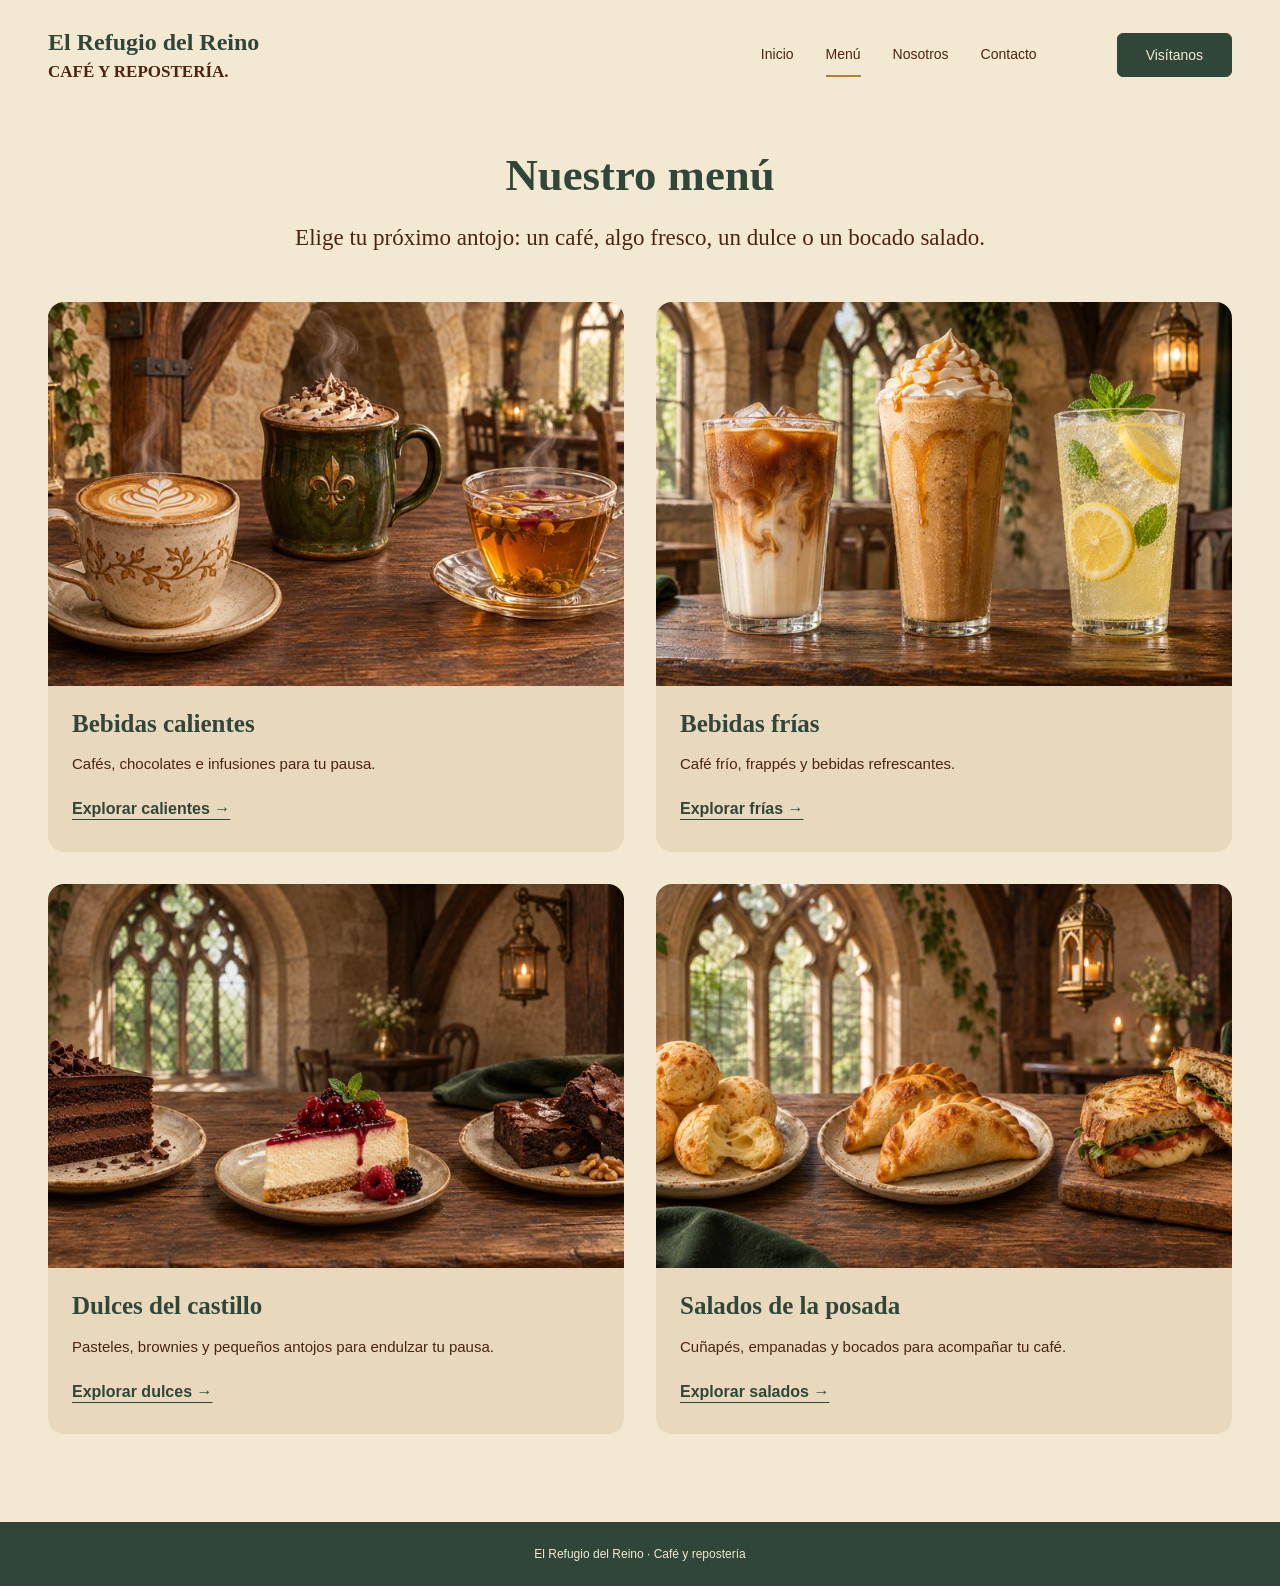
<file: menu.html>
<!DOCTYPE html>
<html lang="es">
<head>
    <meta charset="UTF-8">
    <meta name="viewport" content="width=device-width, initial-scale=1.0">
    <meta name="description" content="El Refugio del Reino: café, repostería y un rincón para compartir historias.">
    <title>Menú | El Refugio del Reino</title>
    <link rel="stylesheet" href="css/main.css">
    <script src="js/configuracion.js" defer></script>
    <script src="js/navegacion.js" defer></script>
</head>
<body>
    <a class="salto" href="#contenido">Saltar al contenido</a>
    <header class="header">
        <div class="contenedor header__contenido">
            <a class="logo" href="index.html" aria-label="El Refugio del Reino, inicio">
                <span class="logo__nombre">El Refugio del Reino</span>
                <span class="logo__descripcion">Café y repostería.</span>
            </a>
            <button class="header__control" type="button" aria-controls="navegacion" aria-expanded="false" hidden>
                <span aria-hidden="true">☰</span>
                <span>Menú</span>
            </button>
            <nav class="navegacion" id="navegacion" aria-label="Navegación principal">
                <a class="navegacion__enlace" href="index.html">Inicio</a>
                <a class="navegacion__enlace navegacion__enlace--activo" href="menu.html" aria-current="page">Menú</a>
                <a class="navegacion__enlace" href="nosotros.html">Nosotros</a>
                <a class="navegacion__enlace" href="contacto.html">Contacto</a>
                <a class="boton navegacion__visita" href="visitanos.html">Visítanos</a>
            </nav>
        </div>
    </header>
    <main class="main" id="contenido" tabindex="-1">
        <div class="contenedor seccion">
        <div class="seccion__cabecera">
            <h1 class="seccion__titulo">Nuestro menú</h1>
            <p class="seccion__subtitulo">Elige tu próximo antojo: un café, algo fresco, un dulce o un bocado salado.</p>
        </div>
            <div class="seccion__rejilla seccion__rejilla--categorias">
                <article class="tarjeta">
                    <a href="bebidas-calientes.html" tabindex="-1" aria-hidden="true">
                        <img class="tarjeta__imagen" src="img/categoria-calientes.jpg" alt="" width="960" height="640" loading="lazy">
                    </a>
                    <div class="tarjeta__contenido">
                        <h2 class="tarjeta__titulo">Bebidas calientes</h2>
                        <p class="tarjeta__descripcion">Cafés, chocolates e infusiones para tu pausa.</p>
                        <a class="tarjeta__enlace" href="bebidas-calientes.html">Explorar calientes →</a>
                    </div>
                </article>
                <article class="tarjeta">
                    <a href="bebidas-frias.html" tabindex="-1" aria-hidden="true">
                        <img class="tarjeta__imagen" src="img/categoria-frias.jpg" alt="" width="960" height="640" loading="lazy">
                    </a>
                    <div class="tarjeta__contenido">
                        <h2 class="tarjeta__titulo">Bebidas frías</h2>
                        <p class="tarjeta__descripcion">Café frío, frappés y bebidas refrescantes.</p>
                        <a class="tarjeta__enlace" href="bebidas-frias.html">Explorar frías →</a>
                    </div>
                </article>
                <article class="tarjeta">
                    <a href="dulces.html" tabindex="-1" aria-hidden="true">
                        <img class="tarjeta__imagen" src="img/categoria-dulces.jpg" alt="" width="960" height="640" loading="lazy">
                    </a>
                    <div class="tarjeta__contenido">
                        <h2 class="tarjeta__titulo">Dulces del castillo</h2>
                        <p class="tarjeta__descripcion">Pasteles, brownies y pequeños antojos para endulzar tu pausa.</p>
                        <a class="tarjeta__enlace" href="dulces.html">Explorar dulces →</a>
                    </div>
                </article>
                <article class="tarjeta">
                    <a href="salados.html" tabindex="-1" aria-hidden="true">
                        <img class="tarjeta__imagen" src="img/categoria-salados.jpg" alt="" width="960" height="640" loading="lazy">
                    </a>
                    <div class="tarjeta__contenido">
                        <h2 class="tarjeta__titulo">Salados de la posada</h2>
                        <p class="tarjeta__descripcion">Cuñapés, empanadas y bocados para acompañar tu café.</p>
                        <a class="tarjeta__enlace" href="salados.html">Explorar salados →</a>
                    </div>
                </article>
            </div>
        </div>
    </main>
    <footer class="footer">
        <div class="contenedor footer__contenido">
            <p class="footer__texto">El Refugio del Reino · Café y repostería</p>
        </div>
    </footer>
</body>
</html>
</file>
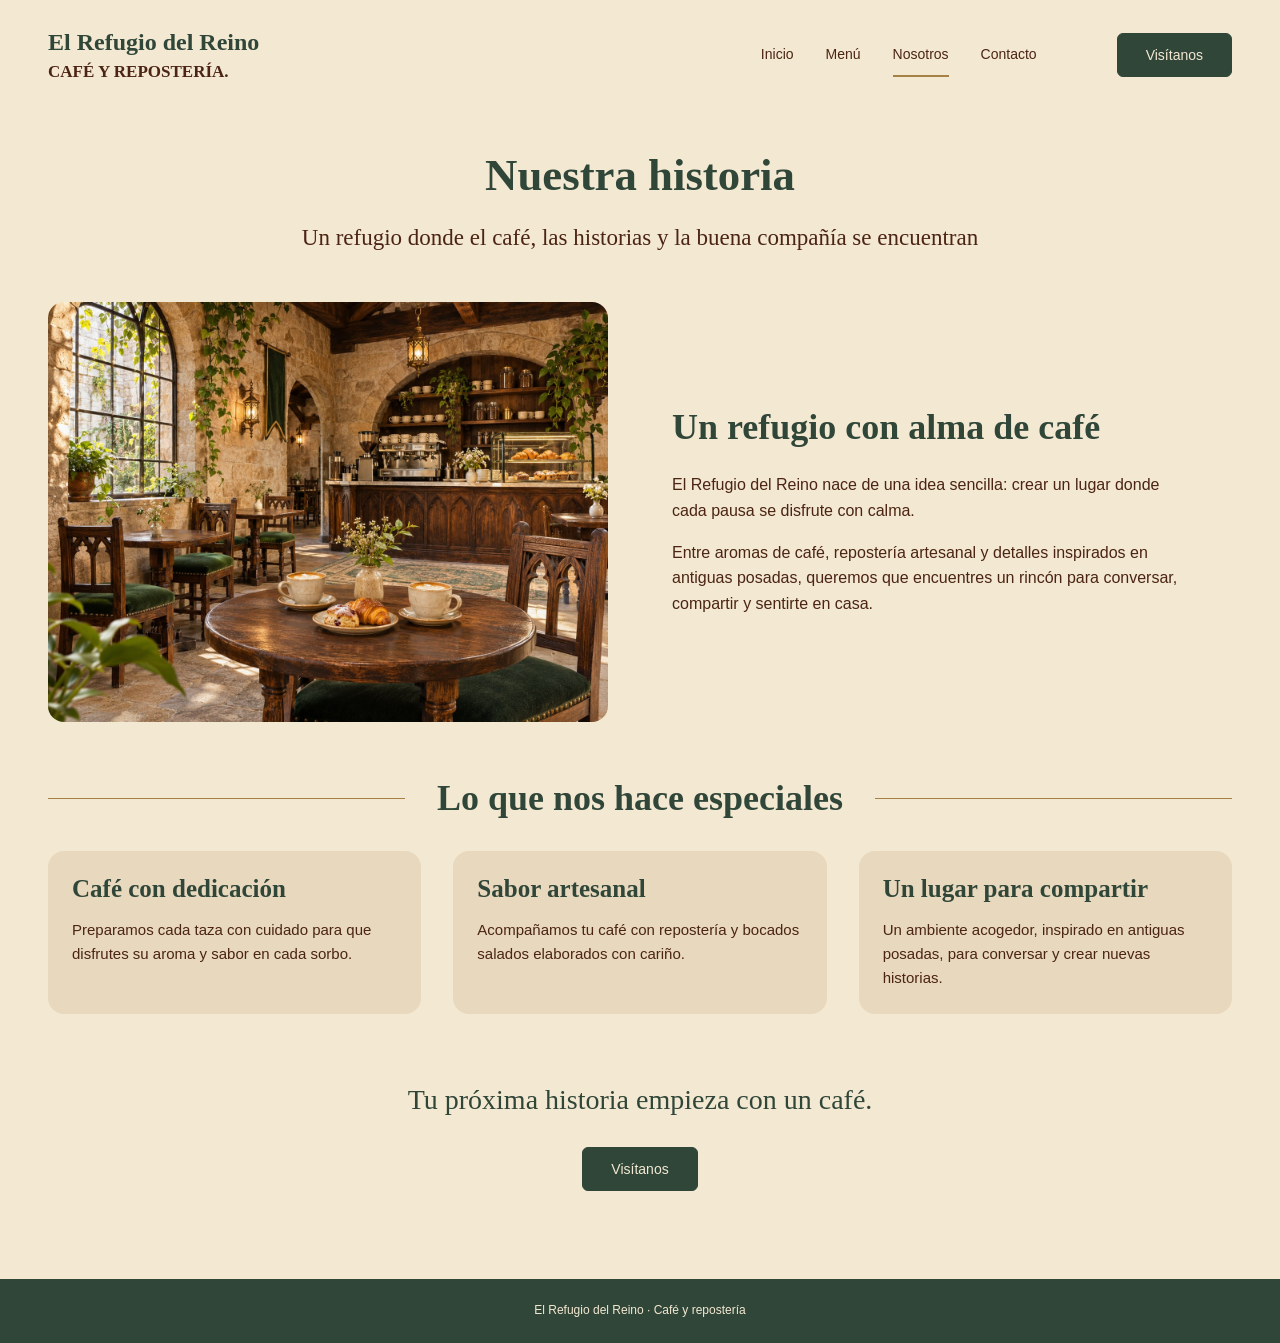
<file: nosotros.html>
<!DOCTYPE html>
<html lang="es">
<head>
    <meta charset="UTF-8">
    <meta name="viewport" content="width=device-width, initial-scale=1.0">
    <meta name="description" content="El Refugio del Reino: café, repostería y un rincón para compartir historias.">
    <title>Nosotros | El Refugio del Reino</title>
    <link rel="stylesheet" href="css/main.css">
    <script src="js/configuracion.js" defer></script>
    <script src="js/navegacion.js" defer></script>
</head>
<body>
    <a class="salto" href="#contenido">Saltar al contenido</a>
    <header class="header">
        <div class="contenedor header__contenido">
            <a class="logo" href="index.html" aria-label="El Refugio del Reino, inicio">
                <span class="logo__nombre">El Refugio del Reino</span>
                <span class="logo__descripcion">Café y repostería.</span>
            </a>
            <button class="header__control" type="button" aria-controls="navegacion" aria-expanded="false" hidden>
                <span aria-hidden="true">☰</span>
                <span>Menú</span>
            </button>
            <nav class="navegacion" id="navegacion" aria-label="Navegación principal">
                <a class="navegacion__enlace" href="index.html">Inicio</a>
                <a class="navegacion__enlace" href="menu.html">Menú</a>
                <a class="navegacion__enlace navegacion__enlace--activo" href="nosotros.html" aria-current="page">Nosotros</a>
                <a class="navegacion__enlace" href="contacto.html">Contacto</a>
                <a class="boton navegacion__visita" href="visitanos.html">Visítanos</a>
            </nav>
        </div>
    </header>
    <main class="main" id="contenido" tabindex="-1">
        <div class="contenedor seccion">
        <div class="seccion__cabecera">
            <h1 class="seccion__titulo">Nuestra historia</h1>
            <p class="seccion__subtitulo">Un refugio donde el café, las historias y la buena compañía se encuentran</p>
        </div>
            <section class="historia historia--pagina" aria-labelledby="titulo-historia">
                <img class="historia__imagen" src="img/interior.jpg" alt="Interior acogedor con mesas de madera y arcos de piedra" width="1400" height="933">
                <div class="historia__contenido">
                    <h2 class="historia__titulo" id="titulo-historia">Un refugio con alma de café</h2>
                    <p class="historia__texto">El Refugio del Reino nace de una idea sencilla: crear un lugar donde cada pausa se disfrute con calma.</p>
                    <p class="historia__texto">Entre aromas de café, repostería artesanal y detalles inspirados en antiguas posadas, queremos que encuentres un rincón para conversar, compartir y sentirte en casa.</p>
                </div>
            </section>
            <section class="seccion seccion--espaciada" aria-labelledby="titulo-valores">
                <h2 class="seccion__adorno" id="titulo-valores">Lo que nos hace especiales</h2>
                <div class="seccion__rejilla">
                    <article class="tarjeta">
                        <div class="tarjeta__contenido">
                            <h3 class="tarjeta__titulo">Café con dedicación</h3>
                            <p class="tarjeta__descripcion">Preparamos cada taza con cuidado para que disfrutes su aroma y sabor en cada sorbo.</p>
                        </div>
                    </article>
                    <article class="tarjeta">
                        <div class="tarjeta__contenido">
                            <h3 class="tarjeta__titulo">Sabor artesanal</h3>
                            <p class="tarjeta__descripcion">Acompañamos tu café con repostería y bocados salados elaborados con cariño.</p>
                        </div>
                    </article>
                    <article class="tarjeta">
                        <div class="tarjeta__contenido">
                            <h3 class="tarjeta__titulo">Un lugar para compartir</h3>
                            <p class="tarjeta__descripcion">Un ambiente acogedor, inspirado en antiguas posadas, para conversar y crear nuevas historias.</p>
                        </div>
                    </article>
                </div>
            </section>
            <div class="seccion__cta">
                <p class="seccion__invitacion">Tu próxima historia empieza con un café.</p>
                <a class="boton" href="visitanos.html">Visítanos</a>
            </div>
        </div>
    </main>
    <footer class="footer">
        <div class="contenedor footer__contenido">
            <p class="footer__texto">El Refugio del Reino · Café y repostería</p>
        </div>
    </footer>
</body>
</html>
</file>
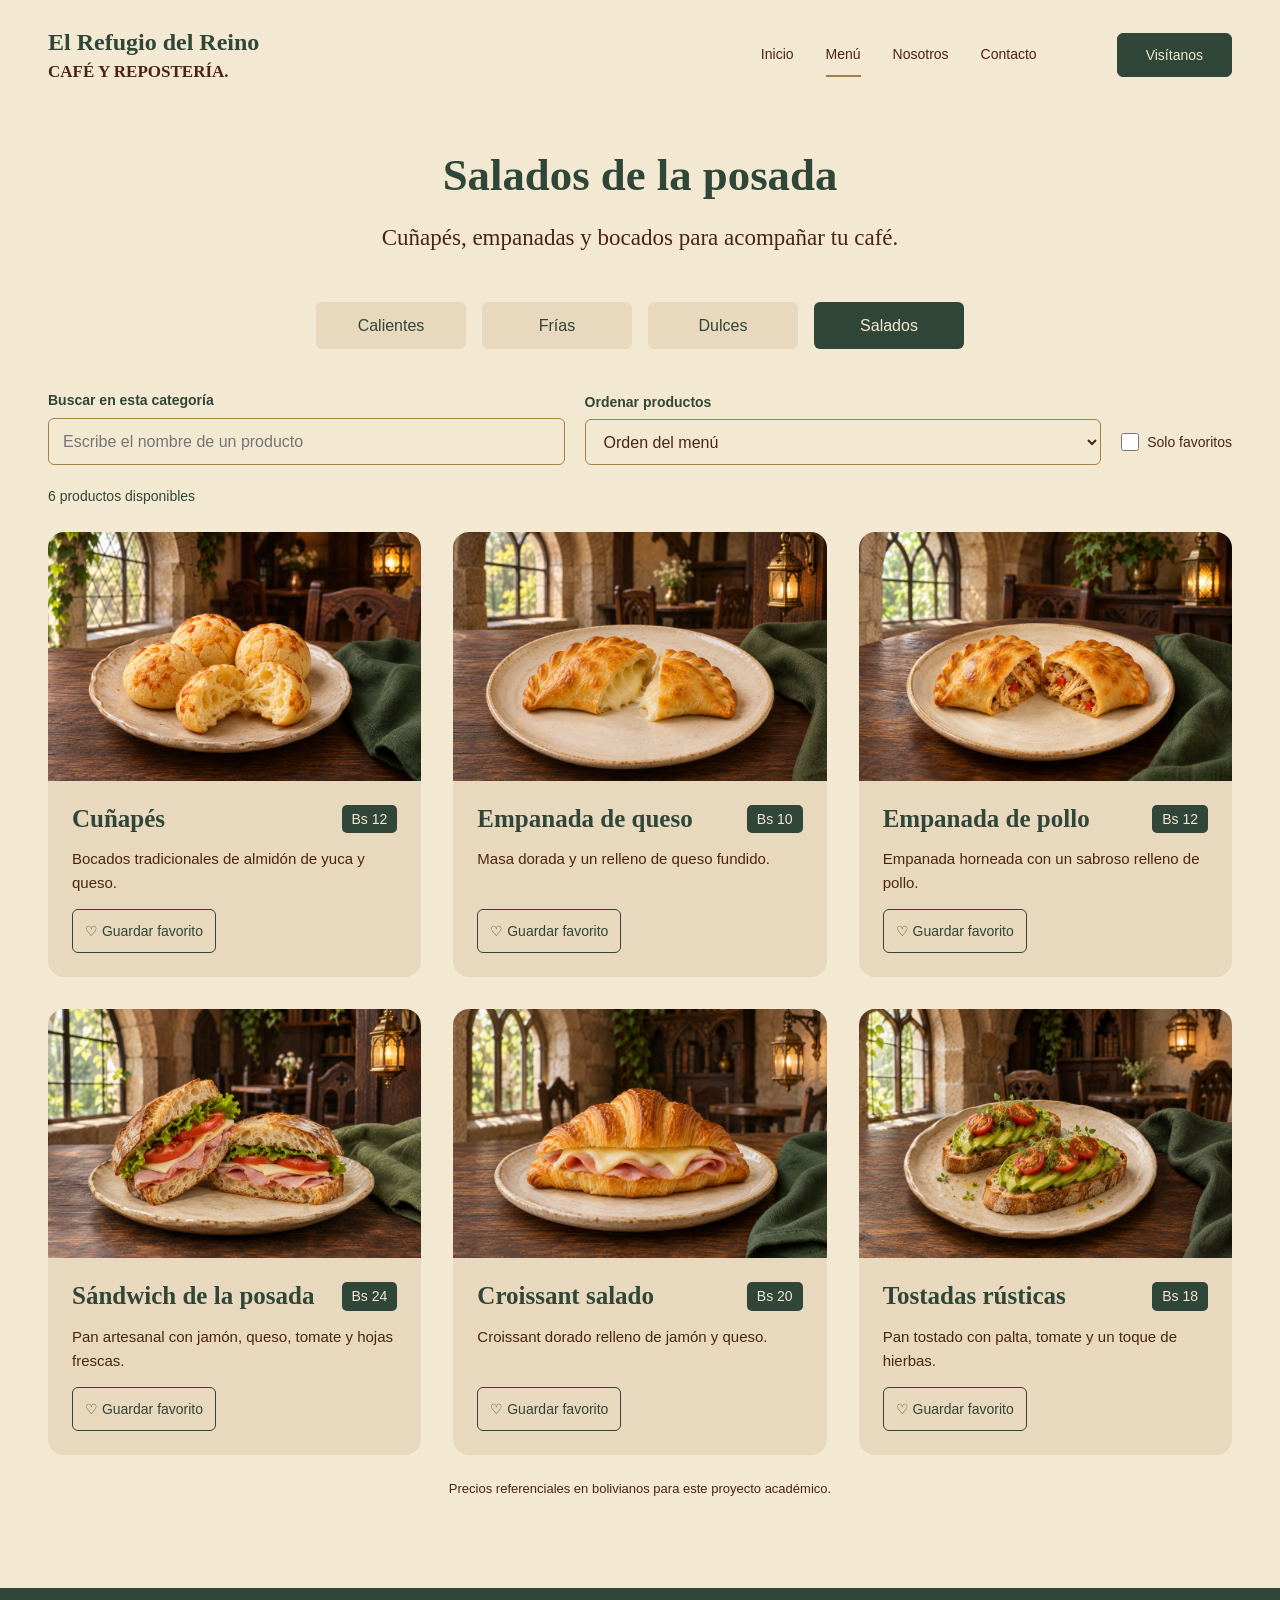
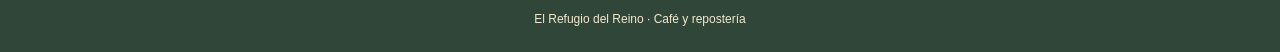
<file: salados.html>
<!DOCTYPE html>
<html lang="es">
<head>
    <meta charset="UTF-8">
    <meta name="viewport" content="width=device-width, initial-scale=1.0">
    <meta name="description" content="El Refugio del Reino: café, repostería y un rincón para compartir historias.">
    <title>Salados de la posada | El Refugio del Reino</title>
    <link rel="stylesheet" href="css/main.css">
    <script src="js/configuracion.js" defer></script>
    <script src="js/navegacion.js" defer></script>
    <script src="js/catalogo.js" defer></script>
</head>
<body>
    <a class="salto" href="#contenido">Saltar al contenido</a>
    <header class="header">
        <div class="contenedor header__contenido">
            <a class="logo" href="index.html" aria-label="El Refugio del Reino, inicio">
                <span class="logo__nombre">El Refugio del Reino</span>
                <span class="logo__descripcion">Café y repostería.</span>
            </a>
            <button class="header__control" type="button" aria-controls="navegacion" aria-expanded="false" hidden>
                <span aria-hidden="true">☰</span>
                <span>Menú</span>
            </button>
            <nav class="navegacion" id="navegacion" aria-label="Navegación principal">
                <a class="navegacion__enlace" href="index.html">Inicio</a>
                <a class="navegacion__enlace navegacion__enlace--activo" href="menu.html" aria-current="page">Menú</a>
                <a class="navegacion__enlace" href="nosotros.html">Nosotros</a>
                <a class="navegacion__enlace" href="contacto.html">Contacto</a>
                <a class="boton navegacion__visita" href="visitanos.html">Visítanos</a>
            </nav>
        </div>
    </header>
    <main class="main" id="contenido" tabindex="-1">
        <div class="contenedor seccion catalogo">
        <div class="seccion__cabecera">
            <h1 class="seccion__titulo">Salados de la posada</h1>
            <p class="seccion__subtitulo">Cuñapés, empanadas y bocados para acompañar tu café.</p>
        </div>
            <nav class="catalogo__categorias" aria-label="Categorías del menú">
                <a class="catalogo__categoria" href="bebidas-calientes.html">Calientes</a>
                <a class="catalogo__categoria" href="bebidas-frias.html">Frías</a>
                <a class="catalogo__categoria" href="dulces.html">Dulces</a>
                <a class="catalogo__categoria catalogo__categoria--activa" href="salados.html" aria-current="page">Salados</a>
            </nav>
            <section class="catalogo" aria-label="Lista de productos">
                <div class="catalogo__herramientas" hidden>
                    <div class="catalogo__campo">
                        <label class="catalogo__etiqueta" for="buscar">Buscar en esta categoría</label>
                        <input class="catalogo__entrada" id="buscar" type="search" placeholder="Escribe el nombre de un producto" maxlength="80">
                    </div>
                    <div class="catalogo__campo">
                        <label class="catalogo__etiqueta" for="ordenar">Ordenar productos</label>
                        <select class="catalogo__entrada" id="ordenar">
                            <option value="original">Orden del menú</option>
                            <option value="menor">Menor precio</option>
                            <option value="mayor">Mayor precio</option>
                            <option value="nombre">Nombre: A–Z</option>
                        </select>
                    </div>
                    <label class="catalogo__seleccion">
                        <input class="catalogo__casilla" id="solo-favoritos" type="checkbox">
                        Solo favoritos
                    </label>
                </div>
                <p class="catalogo__estado" id="estado-catalogo" role="status"></p>
                <div class="seccion__rejilla" id="lista-productos">
                <article class="tarjeta" data-producto="cunapes" data-nombre="Cuñapés" data-precio="12">
                    <img class="tarjeta__imagen" src="img/cunapes.jpg" alt="Cuñapés servido en la cafetería" width="960" height="640" loading="lazy">
                    <div class="tarjeta__contenido">
                        <div class="tarjeta__cabecera">
                            <h2 class="tarjeta__titulo">Cuñapés</h2>
                            <span class="tarjeta__precio">Bs 12</span>
                        </div>
                        <p class="tarjeta__descripcion">Bocados tradicionales de almidón de yuca y queso.</p>
                        <button class="tarjeta__favorito" type="button" aria-pressed="false" aria-label="Guardar Cuñapés en favoritos" hidden>♡ Guardar favorito</button>
                    </div>
                </article>
                <article class="tarjeta" data-producto="empanada-queso" data-nombre="Empanada de queso" data-precio="10">
                    <img class="tarjeta__imagen" src="img/empanada-queso.jpg" alt="Empanada de queso servido en la cafetería" width="960" height="640" loading="lazy">
                    <div class="tarjeta__contenido">
                        <div class="tarjeta__cabecera">
                            <h2 class="tarjeta__titulo">Empanada de queso</h2>
                            <span class="tarjeta__precio">Bs 10</span>
                        </div>
                        <p class="tarjeta__descripcion">Masa dorada y un relleno de queso fundido.</p>
                        <button class="tarjeta__favorito" type="button" aria-pressed="false" aria-label="Guardar Empanada de queso en favoritos" hidden>♡ Guardar favorito</button>
                    </div>
                </article>
                <article class="tarjeta" data-producto="empanada-pollo" data-nombre="Empanada de pollo" data-precio="12">
                    <img class="tarjeta__imagen" src="img/empanada-pollo.jpg" alt="Empanada de pollo servido en la cafetería" width="960" height="640" loading="lazy">
                    <div class="tarjeta__contenido">
                        <div class="tarjeta__cabecera">
                            <h2 class="tarjeta__titulo">Empanada de pollo</h2>
                            <span class="tarjeta__precio">Bs 12</span>
                        </div>
                        <p class="tarjeta__descripcion">Empanada horneada con un sabroso relleno de pollo.</p>
                        <button class="tarjeta__favorito" type="button" aria-pressed="false" aria-label="Guardar Empanada de pollo en favoritos" hidden>♡ Guardar favorito</button>
                    </div>
                </article>
                <article class="tarjeta" data-producto="sandwich" data-nombre="Sándwich de la posada" data-precio="24">
                    <img class="tarjeta__imagen" src="img/sandwich.jpg" alt="Sándwich de la posada servido en la cafetería" width="960" height="640" loading="lazy">
                    <div class="tarjeta__contenido">
                        <div class="tarjeta__cabecera">
                            <h2 class="tarjeta__titulo">Sándwich de la posada</h2>
                            <span class="tarjeta__precio">Bs 24</span>
                        </div>
                        <p class="tarjeta__descripcion">Pan artesanal con jamón, queso, tomate y hojas frescas.</p>
                        <button class="tarjeta__favorito" type="button" aria-pressed="false" aria-label="Guardar Sándwich de la posada en favoritos" hidden>♡ Guardar favorito</button>
                    </div>
                </article>
                <article class="tarjeta" data-producto="croissant-salado" data-nombre="Croissant salado" data-precio="20">
                    <img class="tarjeta__imagen" src="img/croissant-salado.jpg" alt="Croissant salado servido en la cafetería" width="960" height="640" loading="lazy">
                    <div class="tarjeta__contenido">
                        <div class="tarjeta__cabecera">
                            <h2 class="tarjeta__titulo">Croissant salado</h2>
                            <span class="tarjeta__precio">Bs 20</span>
                        </div>
                        <p class="tarjeta__descripcion">Croissant dorado relleno de jamón y queso.</p>
                        <button class="tarjeta__favorito" type="button" aria-pressed="false" aria-label="Guardar Croissant salado en favoritos" hidden>♡ Guardar favorito</button>
                    </div>
                </article>
                <article class="tarjeta" data-producto="tostadas" data-nombre="Tostadas rústicas" data-precio="18">
                    <img class="tarjeta__imagen" src="img/tostadas.jpg" alt="Tostadas rústicas servido en la cafetería" width="960" height="640" loading="lazy">
                    <div class="tarjeta__contenido">
                        <div class="tarjeta__cabecera">
                            <h2 class="tarjeta__titulo">Tostadas rústicas</h2>
                            <span class="tarjeta__precio">Bs 18</span>
                        </div>
                        <p class="tarjeta__descripcion">Pan tostado con palta, tomate y un toque de hierbas.</p>
                        <button class="tarjeta__favorito" type="button" aria-pressed="false" aria-label="Guardar Tostadas rústicas en favoritos" hidden>♡ Guardar favorito</button>
                    </div>
                </article>
                </div>
                <p class="catalogo__vacio" id="sin-resultados" hidden>No encontramos productos. Prueba otro nombre o desmarca «Solo favoritos».</p>
                <p class="catalogo__estado" id="estado-favoritos" role="status"></p>
                <noscript>Activa JavaScript para buscar, ordenar y guardar favoritos. Puedes consultar todos los productos aquí.</noscript>
            </section>
            <p class="seccion__nota">Precios referenciales en bolivianos para este proyecto académico.</p>
        </div>
    </main>
    <footer class="footer">
        <div class="contenedor footer__contenido">
            <p class="footer__texto">El Refugio del Reino · Café y repostería</p>
        </div>
    </footer>
</body>
</html>
</file>
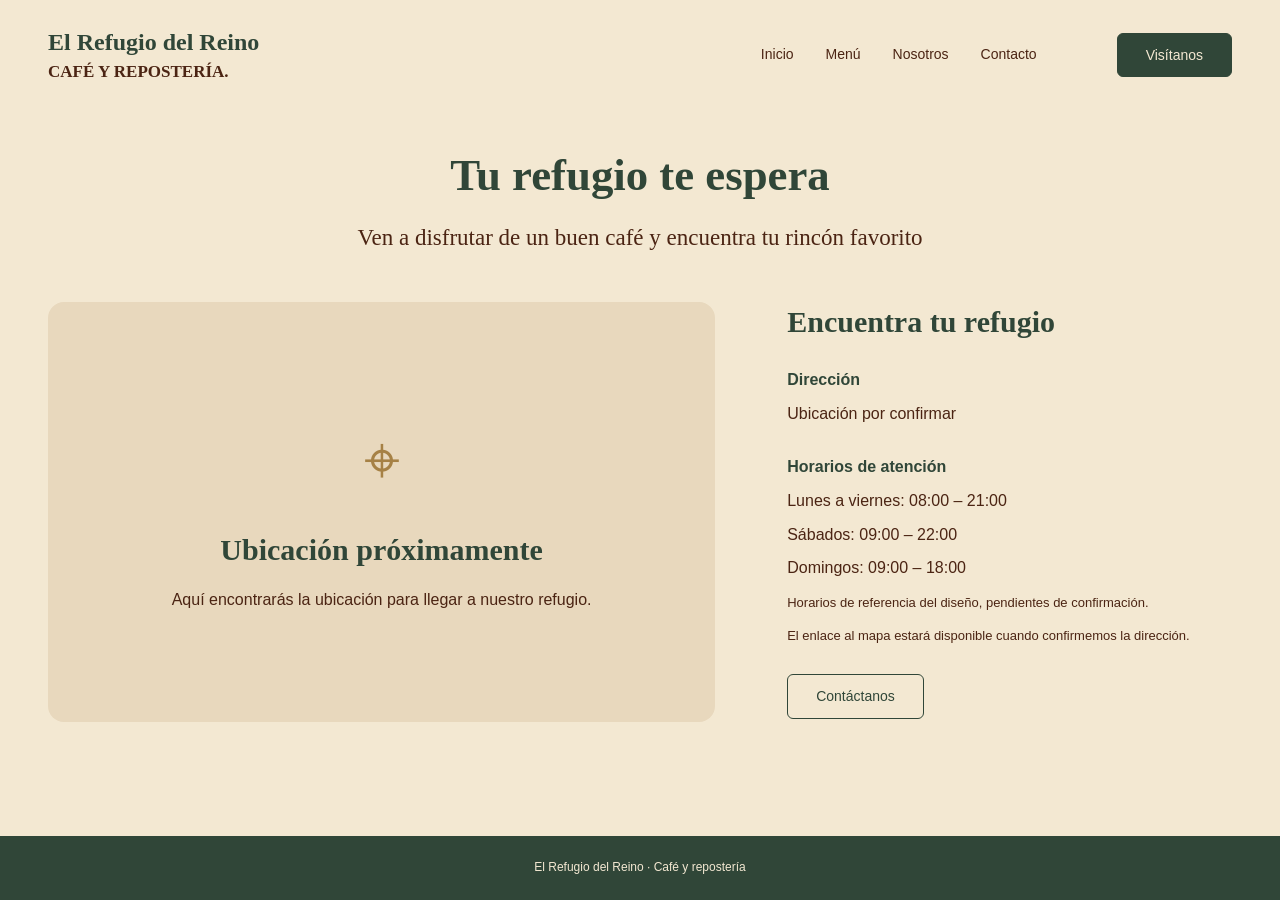
<file: visitanos.html>
<!DOCTYPE html>
<html lang="es">
<head>
    <meta charset="UTF-8">
    <meta name="viewport" content="width=device-width, initial-scale=1.0">
    <meta name="description" content="El Refugio del Reino: café, repostería y un rincón para compartir historias.">
    <title>Visítanos | El Refugio del Reino</title>
    <link rel="stylesheet" href="css/main.css">
    <script src="js/configuracion.js" defer></script>
    <script src="js/navegacion.js" defer></script>
    <script src="js/ubicacion.js" defer></script>
</head>
<body>
    <a class="salto" href="#contenido">Saltar al contenido</a>
    <header class="header">
        <div class="contenedor header__contenido">
            <a class="logo" href="index.html" aria-label="El Refugio del Reino, inicio">
                <span class="logo__nombre">El Refugio del Reino</span>
                <span class="logo__descripcion">Café y repostería.</span>
            </a>
            <button class="header__control" type="button" aria-controls="navegacion" aria-expanded="false" hidden>
                <span aria-hidden="true">☰</span>
                <span>Menú</span>
            </button>
            <nav class="navegacion" id="navegacion" aria-label="Navegación principal">
                <a class="navegacion__enlace" href="index.html">Inicio</a>
                <a class="navegacion__enlace" href="menu.html">Menú</a>
                <a class="navegacion__enlace" href="nosotros.html">Nosotros</a>
                <a class="navegacion__enlace" href="contacto.html">Contacto</a>
                <a class="boton navegacion__visita" href="visitanos.html" aria-current="page">Visítanos</a>
            </nav>
        </div>
    </header>
    <main class="main" id="contenido" tabindex="-1">
        <div class="contenedor seccion">
        <div class="seccion__cabecera">
            <h1 class="seccion__titulo">Tu refugio te espera</h1>
            <p class="seccion__subtitulo">Ven a disfrutar de un buen café y encuentra tu rincón favorito</p>
        </div>
            <div class="visita">
                <div class="visita__mapa">
                    <span class="visita__simbolo" aria-hidden="true">⌖</span>
                    <h2 class="visita__titulo" id="titulo-mapa">Ubicación próximamente</h2>
                    <p id="texto-mapa">Aquí encontrarás la ubicación para llegar a nuestro refugio.</p>
                </div>
                <section aria-labelledby="titulo-visita">
                    <h2 class="visita__titulo" id="titulo-visita">Encuentra tu refugio</h2>
                    <p class="visita__etiqueta">Dirección</p>
                    <p class="visita__texto" id="direccion">Ubicación por confirmar</p>
                    <p class="visita__etiqueta">Horarios de atención</p>
                    <p class="visita__texto">Lunes a viernes: 08:00 – 21:00</p>
                    <p class="visita__texto">Sábados: 09:00 – 22:00</p>
                    <p class="visita__texto">Domingos: 09:00 – 18:00</p>
                    <p class="visita__nota">Horarios de referencia del diseño, pendientes de confirmación.</p>
                    <a class="boton visita__boton" id="enlace-mapa" target="_blank" rel="noopener noreferrer" hidden>Abrir en Google Maps</a>
                    <p class="visita__nota" id="mapa-pendiente">El enlace al mapa estará disponible cuando confirmemos la dirección.</p>
                    <a class="boton boton--secundario visita__boton" href="contacto.html">Contáctanos</a>
                </section>
            </div>
        </div>
    </main>
    <footer class="footer">
        <div class="contenedor footer__contenido">
            <p class="footer__texto">El Refugio del Reino · Café y repostería</p>
        </div>
    </footer>
</body>
</html>
</file>
<file: css/main.css>
@import url("variables.css");
@import url("base.css");
@import url("header.css");
@import url("logo.css");
@import url("navegacion.css");
@import url("boton.css");
@import url("portada.css");
@import url("seccion.css");
@import url("tarjeta.css");
@import url("catalogo.css");
@import url("historia.css");
@import url("formulario.css");
@import url("visita.css");
@import url("footer.css");
</file>
